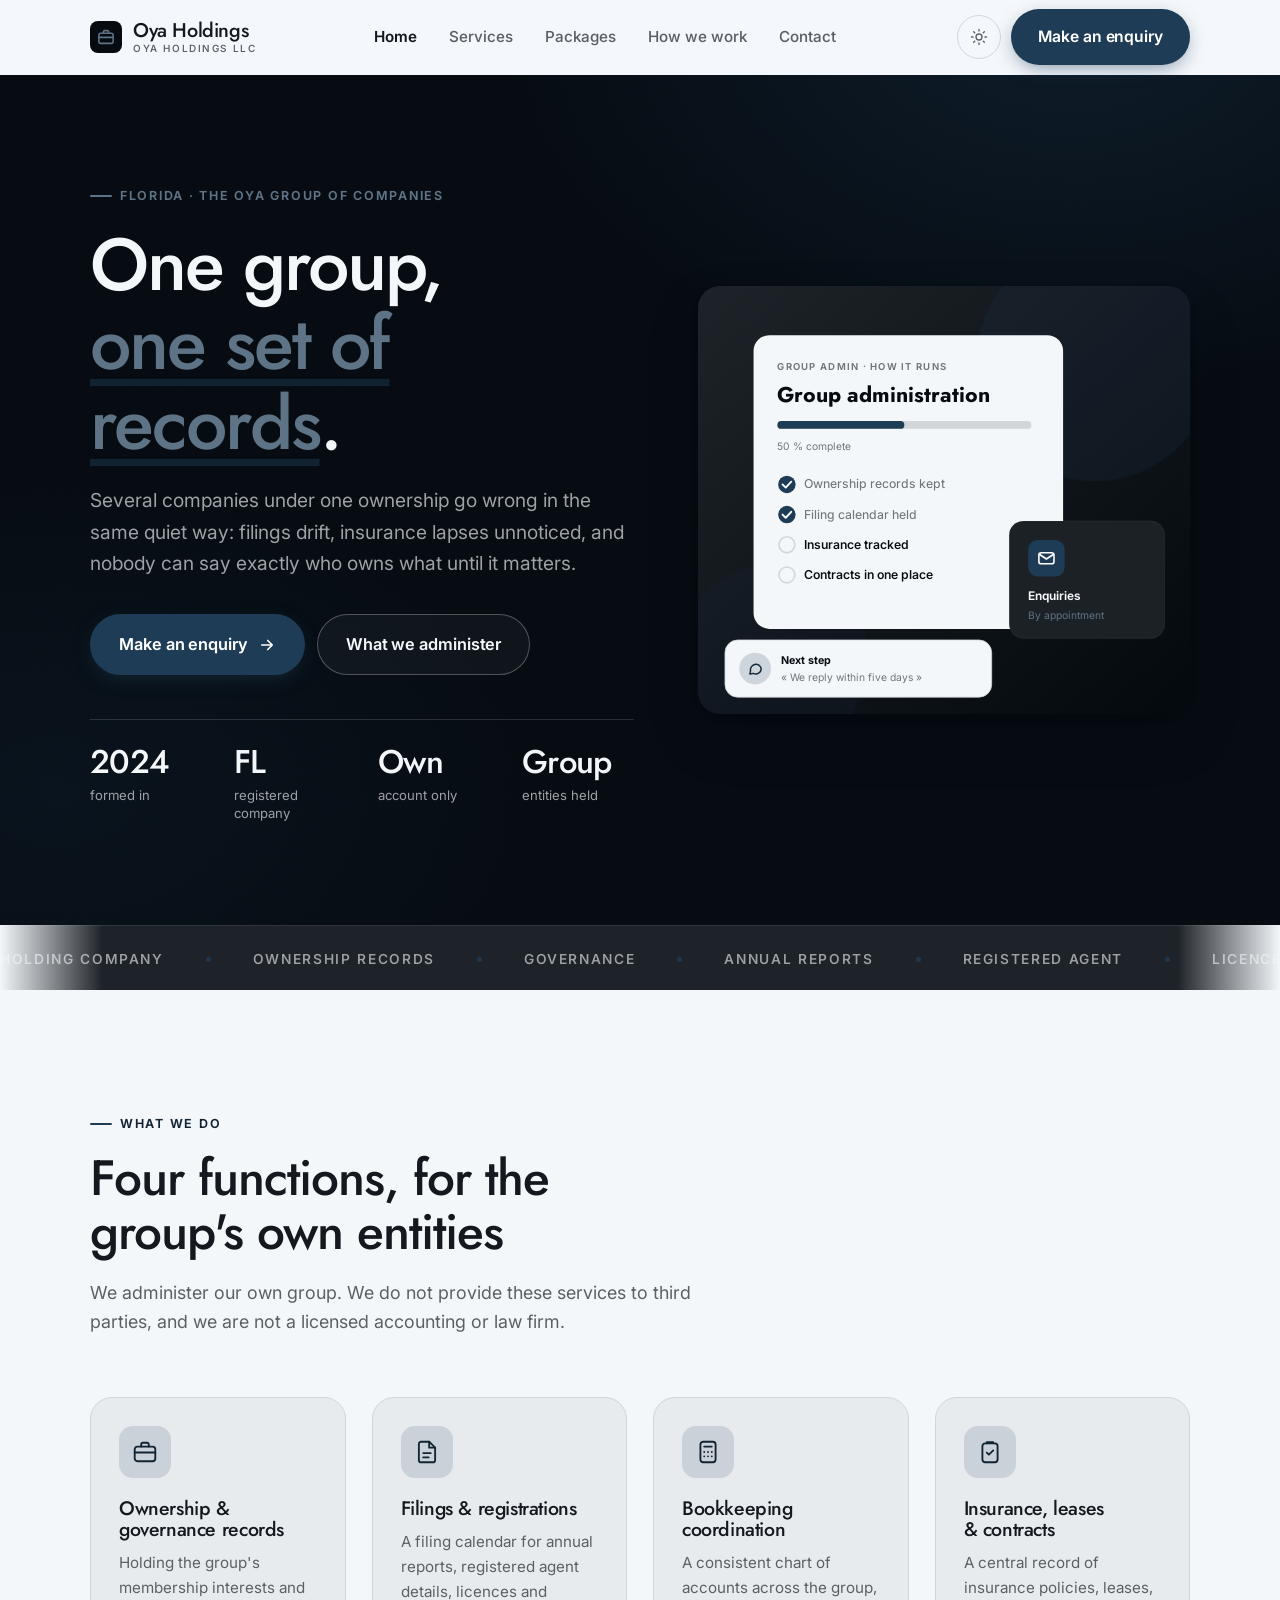
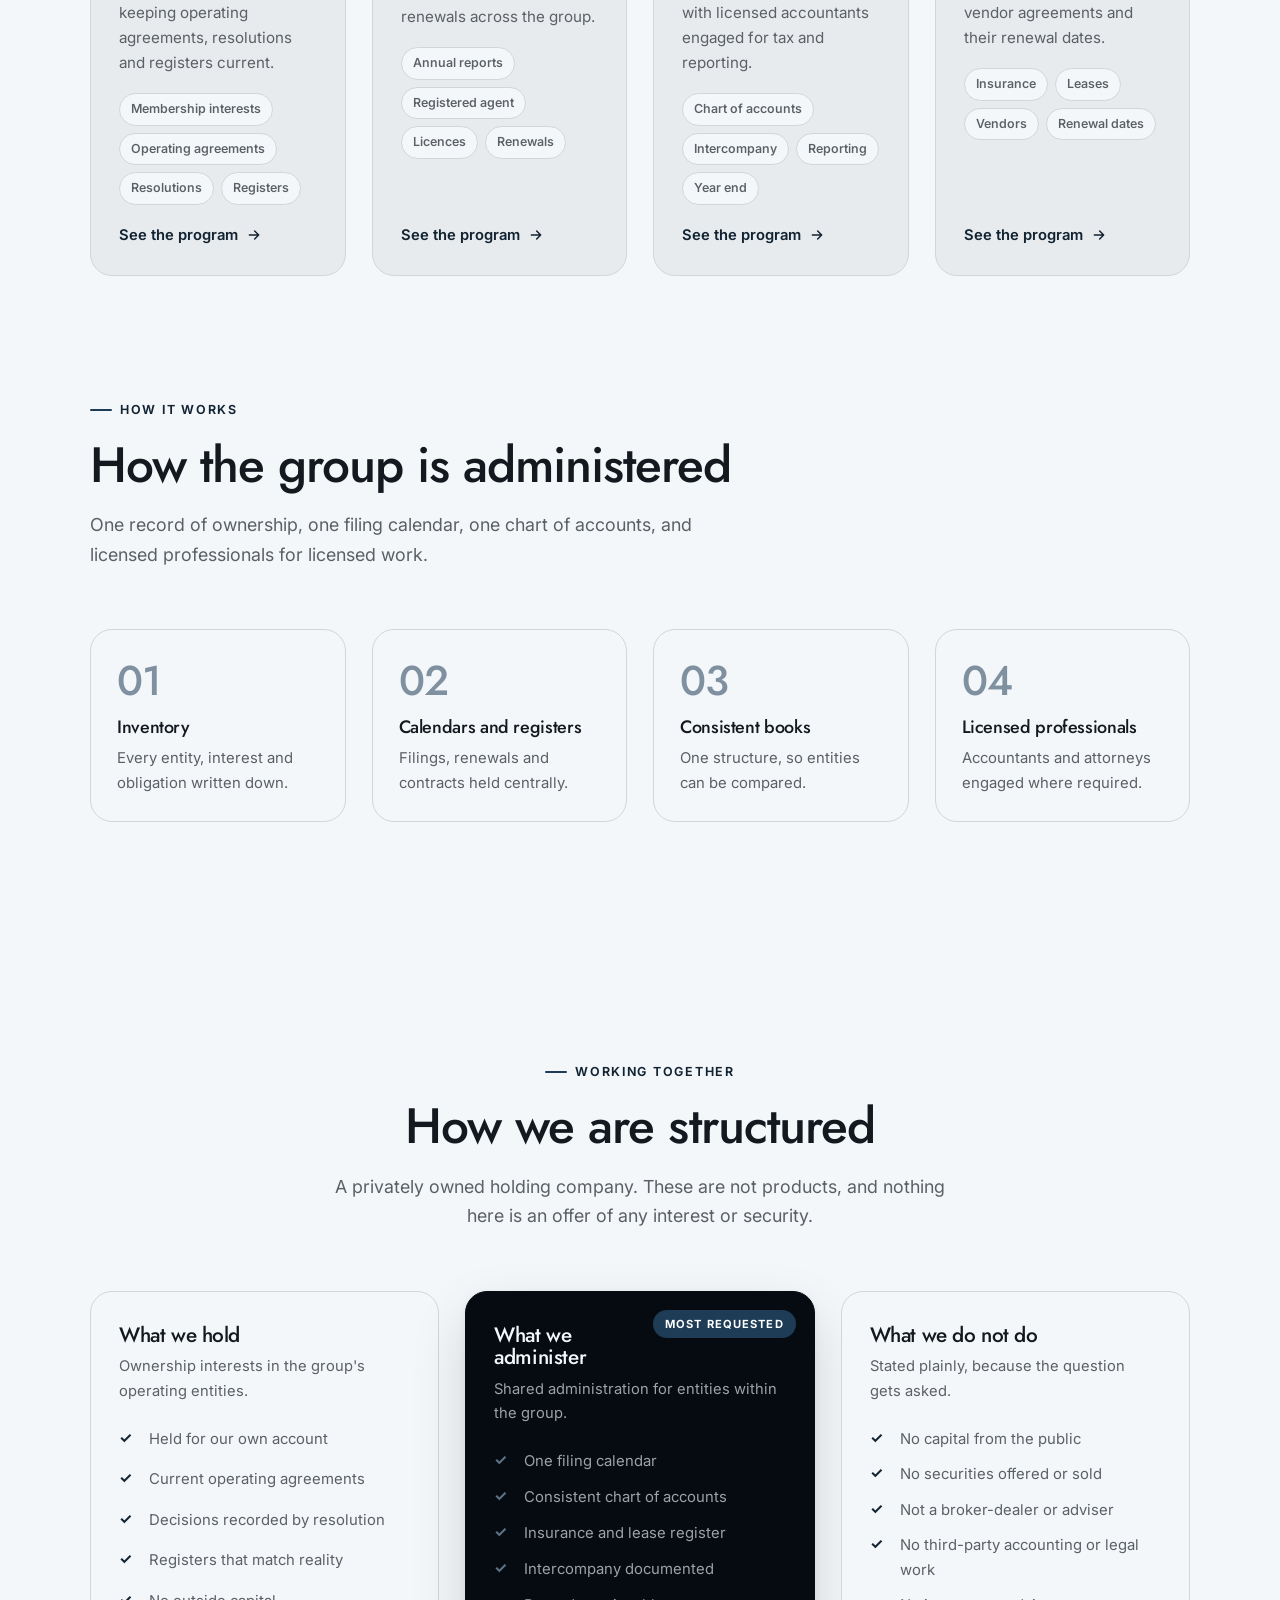
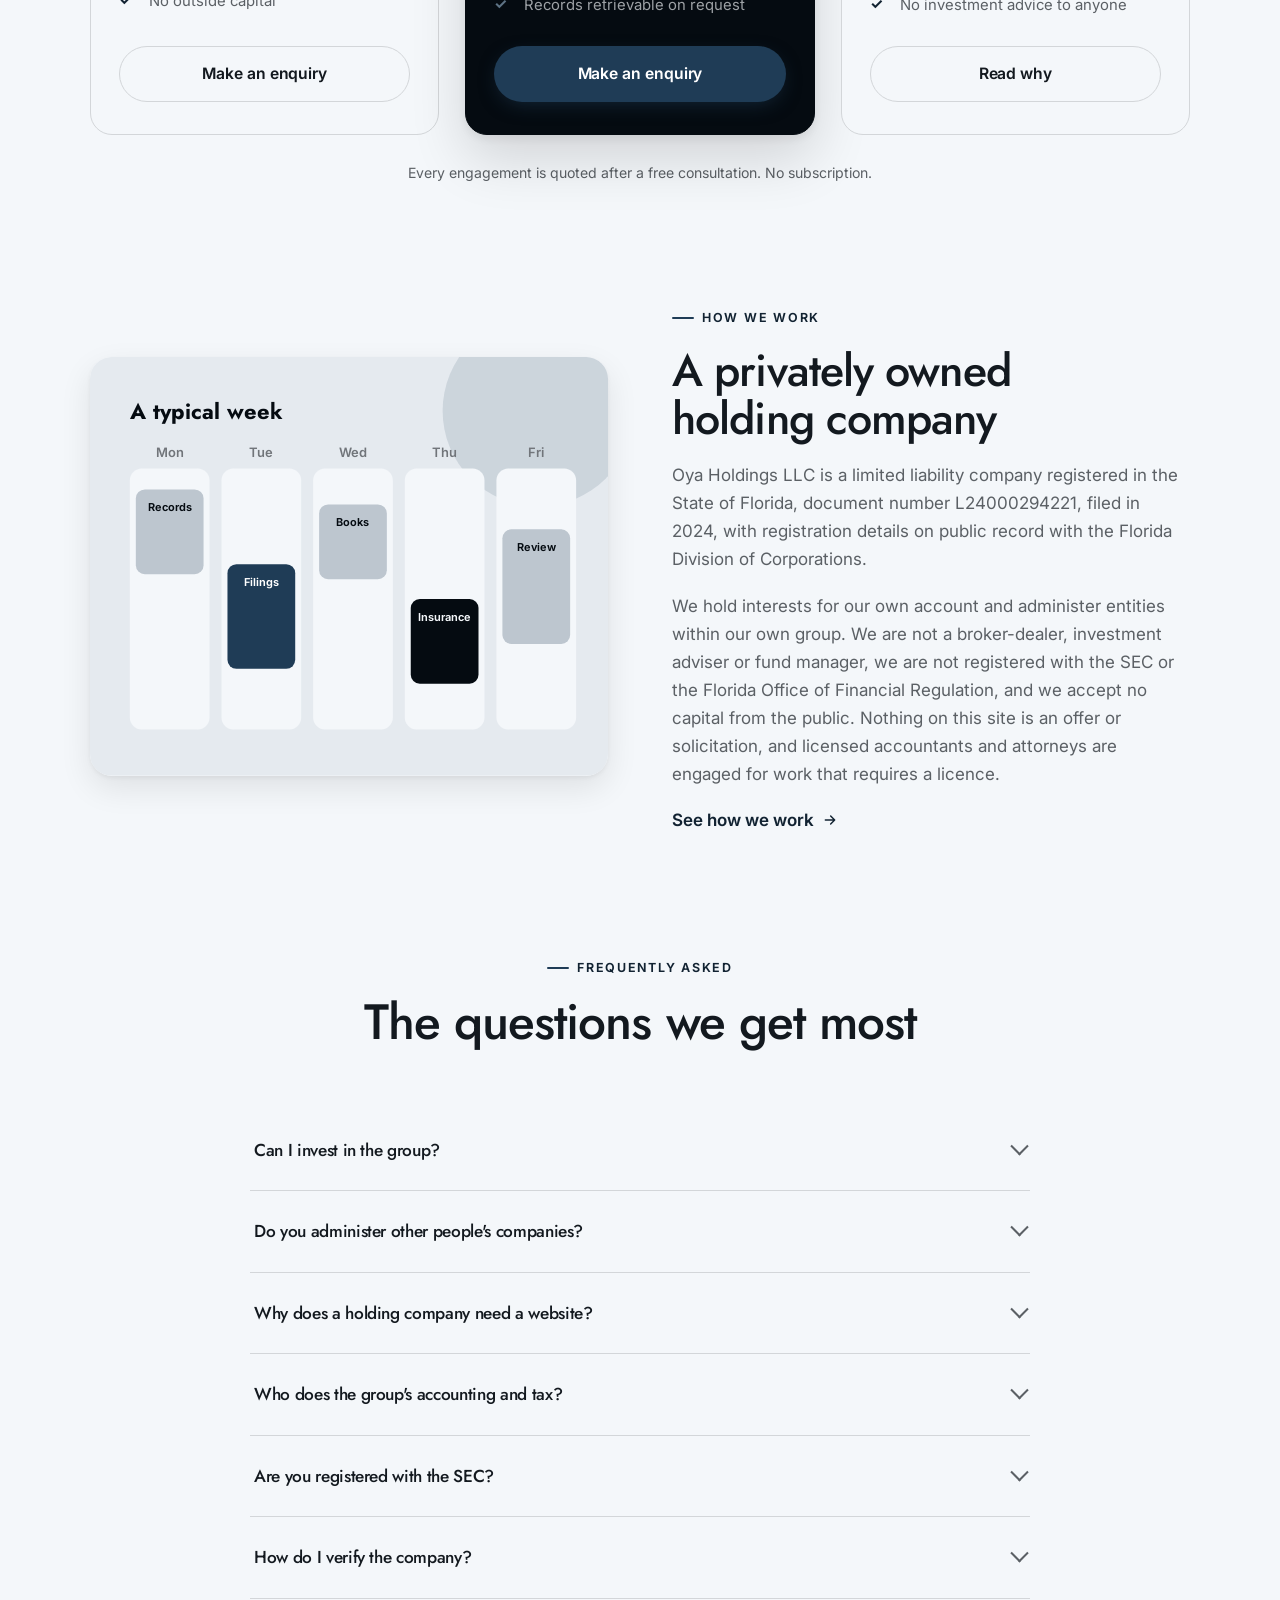
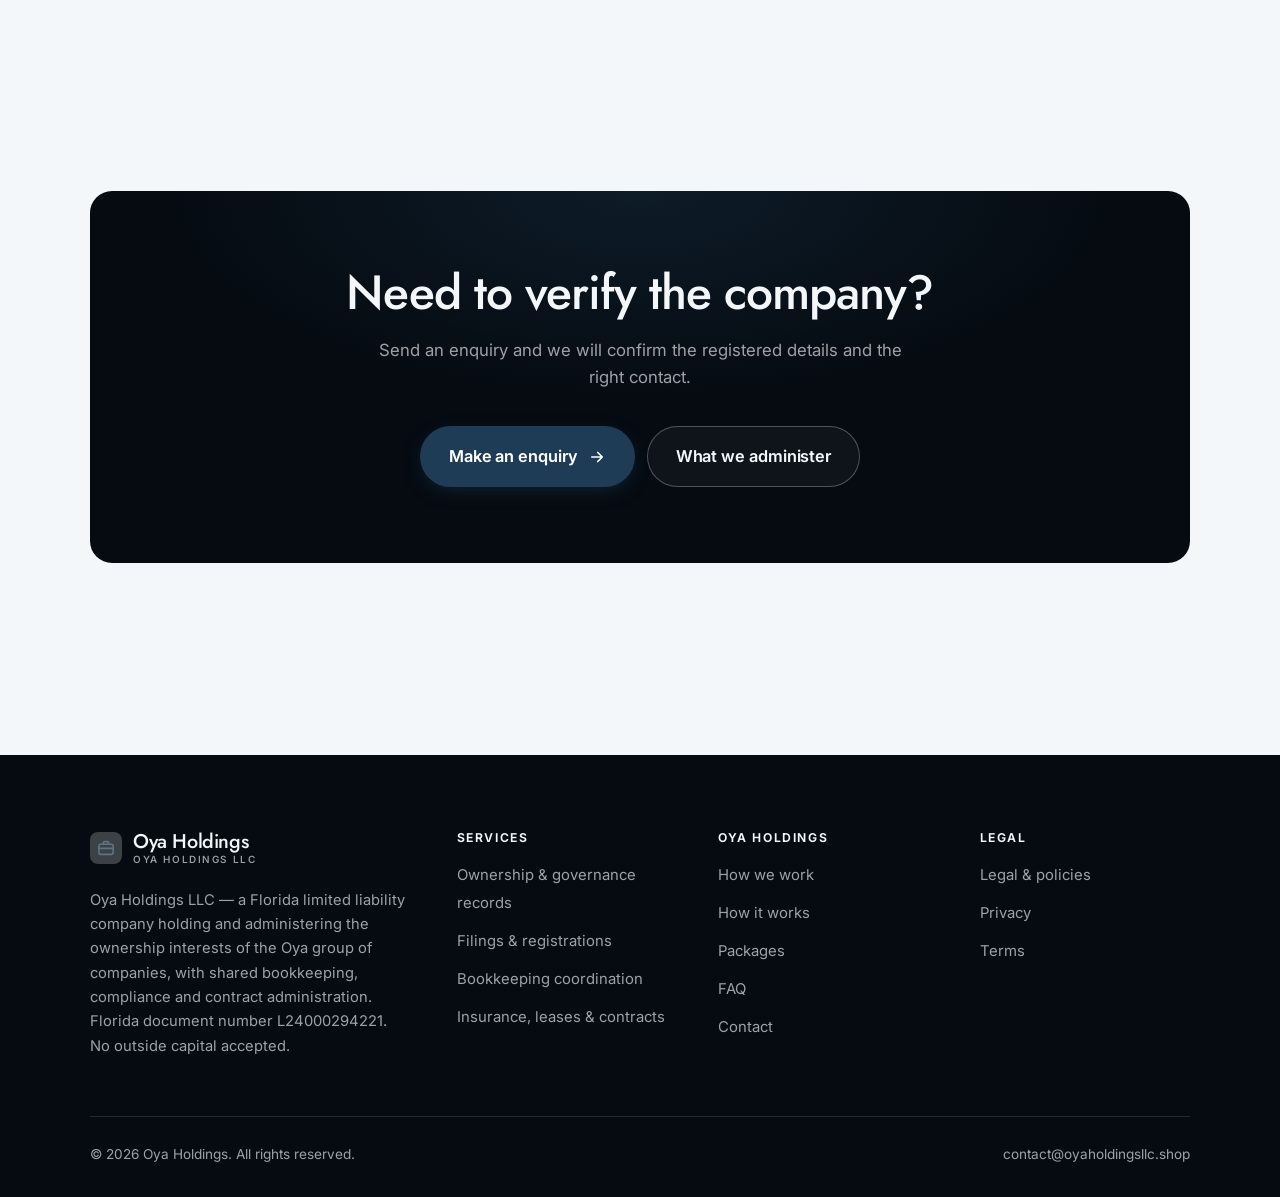
<file: index.html>
<!DOCTYPE html>
<html lang="en" class="no-js">
<head>
<meta charset="utf-8">
<meta name="viewport" content="width=device-width, initial-scale=1">
<title>Oya Holdings LLC — group holding and administration</title>
<meta name="description" content="Oya Holdings LLC, a Florida holding company that owns and administers the Oya group's operating entities, providing shared bookkeeping, compliance filing and contract administration.">
<link rel="canonical" href="https://oyaholdingsllc.shop/">

<meta property="og:type" content="website">
<meta property="og:url" content="https://oyaholdingsllc.shop/">
<meta property="og:site_name" content="Oya Holdings">
<meta property="og:locale" content="en_US">
<meta property="og:title" content="Oya Holdings LLC — group holding and administration">
<meta property="og:description" content="Oya Holdings LLC, a Florida holding company that owns and administers the Oya group's operating entities, providing shared bookkeeping, compliance filing and contract administration.">
<meta name="theme-color" content="#050b11">

<link rel="icon" href="assets/img/favicon.svg" type="image/svg+xml">
<link rel="preconnect" href="https://fonts.googleapis.com">
<link rel="preconnect" href="https://fonts.gstatic.com" crossorigin>
<link rel="stylesheet" href="https://fonts.googleapis.com/css2?family=Jost:wght@400..700&family=Inter:wght@400..700&display=swap">
<link rel="stylesheet" href="assets/css/style.css">

<!-- Thème appliqué avant le premier rendu (évite le flash) -->
<script>
document.documentElement.classList.remove('no-js');
(function(){try{var t=localStorage.getItem('site-theme');if(t){document.documentElement.setAttribute('data-theme',t);}}catch(e){}})();
</script>
<script type="application/ld+json">
{
  "@context": "https://schema.org",
  "@type": "Organization",
  "name": "Oya Holdings",
  "url": "https://oyaholdingsllc.shop/",
  "email": "contact@oyaholdingsllc.shop",
  "description": "Oya Holdings LLC, a Florida holding company that owns and administers the Oya group's operating entities, providing shared bookkeeping, compliance filing and contract administration.",
  "areaServed": "US",
  "knowsLanguage": "en"
}
</script>
</head>

<body>
<a class="skip-link" href="#main">Skip to main content</a>

<header class="site-header">
  <nav class="wrap nav" aria-label="Main navigation">
    <a class="brand" href="index.html">
      <svg class="brand__mark" viewBox="0 0 64 64" aria-hidden="true">
        <rect class="bm-bg" width="64" height="64" rx="16"/>
        <g class="bm-ic" transform="translate(14 14) scale(1.5)" fill="none" stroke-width="2.1" stroke-linecap="round" stroke-linejoin="round"><rect x="2.5" y="7" width="19" height="13.5" rx="2.5"/><path d="M8.5 7V5a1.5 1.5 0 0 1 1.5-1.5h4A1.5 1.5 0 0 1 15.5 5v2M2.5 12.5h19"/></g>
      </svg>
      <span>Oya Holdings<span class="brand__sub">Oya Holdings LLC</span></span>
    </a>

    <ul class="nav__links" id="nav-links">
      <li><a href="index.html" aria-current="page">Home</a></li>
      <li><a href="programs.html">Services</a></li>
      <li><a href="index.html#pricing">Packages</a></li>
      <li><a href="about.html">How we work</a></li>
      <li><a href="contact.html">Contact</a></li>
      <li><a class="btn btn--primary" href="contact.html">Make an enquiry</a></li>
    </ul>

    <div class="nav__cta">
      <button class="theme-toggle" type="button" aria-label="Switch to dark theme">
        <svg class="icon-sun" viewBox="0 0 24 24" fill="none" stroke="currentColor" stroke-width="1.8" stroke-linecap="round" aria-hidden="true"><circle cx="12" cy="12" r="4"/><path d="M12 2v2m0 16v2M2 12h2m16 0h2M4.9 4.9l1.4 1.4m11.4 11.4 1.4 1.4M19.1 4.9l-1.4 1.4M6.3 17.7l-1.4 1.4"/></svg>
        <svg class="icon-moon" viewBox="0 0 24 24" fill="none" stroke="currentColor" stroke-width="1.8" stroke-linecap="round" stroke-linejoin="round" aria-hidden="true"><path d="M21 12.8A9 9 0 1 1 11.2 3a7 7 0 0 0 9.8 9.8z"/></svg>
      </button>
      <a class="btn btn--primary" href="contact.html">Make an enquiry</a>
      <button class="nav__toggle" type="button" aria-expanded="false" aria-controls="nav-links" aria-label="Open menu">
        <svg class="icon-open" viewBox="0 0 24 24" fill="none" stroke="currentColor" stroke-width="2" stroke-linecap="round" aria-hidden="true"><path d="M3 6h18M3 12h18M3 18h18"/></svg>
        <svg class="icon-close" viewBox="0 0 24 24" fill="none" stroke="currentColor" stroke-width="2" stroke-linecap="round" aria-hidden="true"><path d="M6 6l12 12M18 6L6 18"/></svg>
      </button>
    </div>
  </nav>
</header>

<main id="main">

<section class="hero">
  <div class="wrap hero__inner">
    <div>
      <span class="eyebrow hero__eyebrow">Florida · The Oya group of companies</span>
      <h1>One group,<br> <em>one set of records</em>.</h1>
      <p class="hero__lede">Several companies under one ownership go wrong in the same quiet way: filings drift, insurance lapses unnoticed, and nobody can say exactly who owns what until it matters.</p>

      <div class="hero__actions">
        <a class="btn btn--primary btn--lg" href="contact.html">Make an enquiry <svg viewBox="0 0 24 24" fill="none" stroke="currentColor" stroke-width="2.2" stroke-linecap="round" stroke-linejoin="round" aria-hidden="true"><path d="M5 12h14M13 6l6 6-6 6"/></svg></a>
        <a class="btn btn--on-dark btn--lg" href="programs.html">What we administer</a>
      </div>

      <ul class="hero__proof">
        <li><span class="stat__num">2024</span><span class="stat__label">formed in</span></li>
        <li><span class="stat__num">FL</span><span class="stat__label">registered company</span></li>
        <li><span class="stat__num">Own</span><span class="stat__label">account only</span></li>
        <li><span class="stat__num">Group</span><span class="stat__label">entities held</span></li>
      </ul>
    </div>

    <div class="hero__art">
      <svg viewBox="0 0 620 540" role="img" aria-label="How Oya Holdings administers the group, from ownership records to contracts.">
        <defs>
          <linearGradient id="hbg" x1="0" y1="0" x2="1" y2="1">
            <stop offset="0" stop-color="#1e2329"/><stop offset="1" stop-color="#04090e"/>
          </linearGradient>
        </defs>
        <rect width="620" height="540" rx="22" fill="url(#hbg)"/>
        <circle cx="500" cy="96" r="150" fill="#1f3c56" opacity=".16"/>
        <circle cx="96" cy="470" r="120" fill="#1f3c56" opacity=".08"/>

        <g style="font-family: var(--font-body)">
          <!-- Carte programme -->
          <rect x="70" y="62" width="390" height="370" rx="20" fill="#f4f7fa"/>
          <text x="100" y="106" font-size="12" font-weight="650" letter-spacing="1.6" fill="#71757a">GROUP ADMIN · HOW IT RUNS</text>
          <text x="100" y="146" font-size="27" font-weight="700" fill="#050b11" style="font-family: var(--font-display)">Group administration</text>
          <rect x="100" y="170" width="320" height="10" rx="5" fill="#d3d6d9"/>
          <rect x="100" y="170" width="160" height="10" rx="5" fill="#1f3c56"/>
          <text x="100" y="206" font-size="13" fill="#71757a">50 % complete</text>
          <circle cx="112" cy="250" r="11" fill="#1f3c56"/><path d="M106.5 250l4 4 7-7.5" fill="none" stroke="#ffffff" stroke-width="2.4" stroke-linecap="round" stroke-linejoin="round"/><text x="134" y="255" font-size="15.5" fill="#71757a" font-weight="450">Ownership records kept</text>
          <circle cx="112" cy="288" r="11" fill="#1f3c56"/><path d="M106.5 288l4 4 7-7.5" fill="none" stroke="#ffffff" stroke-width="2.4" stroke-linecap="round" stroke-linejoin="round"/><text x="134" y="293" font-size="15.5" fill="#71757a" font-weight="450">Filing calendar held</text>
          <circle cx="112" cy="326" r="10" fill="none" stroke="#d3d6d9" stroke-width="2"/><text x="134" y="331" font-size="15.5" fill="#050b11" font-weight="560">Insurance tracked</text>
          <circle cx="112" cy="364" r="10" fill="none" stroke="#d3d6d9" stroke-width="2"/><text x="134" y="369" font-size="15.5" fill="#050b11" font-weight="560">Contracts in one place</text>

          <!-- Carte séance -->
          <rect x="392" y="296" width="196" height="148" rx="18" fill="#1c2126" stroke="#ffffff" stroke-opacity=".08"/>
          <rect x="416" y="320" width="46" height="46" rx="12" fill="#1f3c56"/>
          <g transform="translate(427 331)" fill="none" stroke="#ffffff" color="#ffffff" stroke-width="2" stroke-linecap="round" stroke-linejoin="round"><rect x="2.5" y="5" width="19" height="14" rx="3"/><path d="M3 7l9 6 9-6"/></g>
          <text x="416" y="396" font-size="15" font-weight="650" fill="#f4f7fa">Enquiries</text>
          <text x="416" y="420" font-size="13" fill="#5e7385">By appointment</text>

          <!-- Retour du coach -->
          <rect x="34" y="446" width="336" height="72" rx="16" fill="#f4f7fa" stroke="#d3d6d9"/>
          <circle cx="72" cy="482" r="20" fill="#ced5dc"/>
          <g transform="translate(62 472) scale(.84)" fill="none" stroke="#142738" stroke-width="2.2" stroke-linecap="round" stroke-linejoin="round"><path d="M21 12a8 8 0 0 1-11.6 7.1L4 20l1-4.6A8 8 0 1 1 21 12z"/></g>
          <text x="104" y="476" font-size="13.5" font-weight="700" fill="#050b11">Next step</text>
          <text x="104" y="498" font-size="13" fill="#71757a">« We reply within five days »</text>
        </g>
      </svg>
    </div>
  </div>
</section>

<div class="marquee" aria-hidden="true">
  <div class="marquee__track"><span>Holding company</span><span>Ownership records</span><span>Governance</span><span>Annual reports</span><span>Registered agent</span><span>Licences</span><span>Insurance renewals</span><span>Leases</span><span>Vendor contracts</span><span>Intercompany</span><span>Holding company</span><span>Ownership records</span><span>Governance</span><span>Annual reports</span><span>Registered agent</span><span>Licences</span><span>Insurance renewals</span><span>Leases</span><span>Vendor contracts</span><span>Intercompany</span></div>
</div>

<section class="section wrap" id="programs">
  <div class="section-head reveal">
    <span class="eyebrow">What we do</span>
    <h2>Four functions, for the group's own entities</h2>
    <p>We administer our own group. We do not provide these services to third parties, and we are not a licensed accounting or law firm.</p>
  </div>
  <div class="grid grid--4 reveal-group">
    <a class="card" href="programs.html#ownership">
      <div class="card__icon"><svg viewBox="0 0 24 24" fill="none" stroke="currentColor" stroke-width="1.7" stroke-linecap="round" stroke-linejoin="round" aria-hidden="true"><rect x="2.5" y="7" width="19" height="13.5" rx="2.5"/><path d="M8.5 7V5a1.5 1.5 0 0 1 1.5-1.5h4A1.5 1.5 0 0 1 15.5 5v2M2.5 12.5h19"/></svg></div>
      <h3>Ownership &amp; governance records</h3>
      <p>Holding the group's membership interests and keeping operating agreements, resolutions and registers current.</p>
      <ul class="tags"><li>Membership interests</li><li>Operating agreements</li><li>Resolutions</li><li>Registers</li></ul>
      <span class="arrow-link">See the program <svg viewBox="0 0 24 24" fill="none" stroke="currentColor" stroke-width="2.2" stroke-linecap="round" stroke-linejoin="round" aria-hidden="true"><path d="M5 12h14M13 6l6 6-6 6"/></svg></span>
    </a>
    <a class="card" href="programs.html#compliance">
      <div class="card__icon"><svg viewBox="0 0 24 24" fill="none" stroke="currentColor" stroke-width="1.7" stroke-linecap="round" stroke-linejoin="round" aria-hidden="true"><path d="M14 2.5H6.5A2 2 0 0 0 4.5 4.5v15a2 2 0 0 0 2 2h11a2 2 0 0 0 2-2V8z"/><path d="M14 2.5V8h5.5M8.5 13h7M8.5 17h5"/></svg></div>
      <h3>Filings &amp; registrations</h3>
      <p>A filing calendar for annual reports, registered agent details, licences and renewals across the group.</p>
      <ul class="tags"><li>Annual reports</li><li>Registered agent</li><li>Licences</li><li>Renewals</li></ul>
      <span class="arrow-link">See the program <svg viewBox="0 0 24 24" fill="none" stroke="currentColor" stroke-width="2.2" stroke-linecap="round" stroke-linejoin="round" aria-hidden="true"><path d="M5 12h14M13 6l6 6-6 6"/></svg></span>
    </a>
    <a class="card" href="programs.html#books">
      <div class="card__icon"><svg viewBox="0 0 24 24" fill="none" stroke="currentColor" stroke-width="1.7" stroke-linecap="round" stroke-linejoin="round" aria-hidden="true"><rect x="5" y="2.5" width="14" height="19" rx="2.5"/><path d="M8.5 7h7M8.5 12h.01M12 12h.01M15.5 12h.01M8.5 16h.01M12 16h.01M15.5 16h.01"/></svg></div>
      <h3>Bookkeeping coordination</h3>
      <p>A consistent chart of accounts across the group, with licensed accountants engaged for tax and reporting.</p>
      <ul class="tags"><li>Chart of accounts</li><li>Intercompany</li><li>Reporting</li><li>Year end</li></ul>
      <span class="arrow-link">See the program <svg viewBox="0 0 24 24" fill="none" stroke="currentColor" stroke-width="2.2" stroke-linecap="round" stroke-linejoin="round" aria-hidden="true"><path d="M5 12h14M13 6l6 6-6 6"/></svg></span>
    </a>
    <a class="card" href="programs.html#contracts">
      <div class="card__icon"><svg viewBox="0 0 24 24" fill="none" stroke="currentColor" stroke-width="1.7" stroke-linecap="round" stroke-linejoin="round" aria-hidden="true"><rect x="5" y="4" width="14" height="17.5" rx="2.5"/><path d="M9 4V3h6v1M9 12.5l2 2 4-4"/></svg></div>
      <h3>Insurance, leases &amp; contracts</h3>
      <p>A central record of insurance policies, leases, vendor agreements and their renewal dates.</p>
      <ul class="tags"><li>Insurance</li><li>Leases</li><li>Vendors</li><li>Renewal dates</li></ul>
      <span class="arrow-link">See the program <svg viewBox="0 0 24 24" fill="none" stroke="currentColor" stroke-width="2.2" stroke-linecap="round" stroke-linejoin="round" aria-hidden="true"><path d="M5 12h14M13 6l6 6-6 6"/></svg></span>
    </a>
  </div>
</section>

<section class="section section--flush wrap" id="how-it-works">
  <div class="section-head reveal">
    <span class="eyebrow">How it works</span>
    <h2>How the group is administered</h2>
    <p>One record of ownership, one filing calendar, one chart of accounts, and licensed professionals for licensed work.</p>
  </div>
  <div class="grid grid--4 steps reveal-group">
    <article class="step">
      <h3>Inventory</h3>
      <p>Every entity, interest and obligation written down.</p>
    </article>
    <article class="step">
      <h3>Calendars and registers</h3>
      <p>Filings, renewals and contracts held centrally.</p>
    </article>
    <article class="step">
      <h3>Consistent books</h3>
      <p>One structure, so entities can be compared.</p>
    </article>
    <article class="step">
      <h3>Licensed professionals</h3>
      <p>Accountants and attorneys engaged where required.</p>
    </article>
  </div>
</section>

<section class="section wrap" id="pricing">
  <div class="section-head section-head--center reveal">
    <span class="eyebrow">Working together</span>
    <h2>How we are structured</h2>
    <p>A privately owned holding company. These are not products, and nothing here is an offer of any interest or security.</p>
  </div>
  <div class="grid grid--3 plans reveal-group">
    <article class="plan">
      
      <h3>What we hold</h3>
      <p class="plan__desc">Ownership interests in the group's operating entities.</p>
      
      <ul class="plan__features">
        <li>Held for our own account</li>
        <li>Current operating agreements</li>
        <li>Decisions recorded by resolution</li>
        <li>Registers that match reality</li>
        <li>No outside capital</li>
      </ul>
      <a class="btn btn--ghost btn--block" href="contact.html">Make an enquiry</a>
    </article>
    <article class="plan plan--featured">
      <span class="plan__tag">Most requested</span>
      <h3>What we administer</h3>
      <p class="plan__desc">Shared administration for entities within the group.</p>
      
      <ul class="plan__features">
        <li>One filing calendar</li>
        <li>Consistent chart of accounts</li>
        <li>Insurance and lease register</li>
        <li>Intercompany documented</li>
        <li>Records retrievable on request</li>
      </ul>
      <a class="btn btn--primary btn--block" href="contact.html">Make an enquiry</a>
    </article>
    <article class="plan">
      
      <h3>What we do not do</h3>
      <p class="plan__desc">Stated plainly, because the question gets asked.</p>
      
      <ul class="plan__features">
        <li>No capital from the public</li>
        <li>No securities offered or sold</li>
        <li>Not a broker-dealer or adviser</li>
        <li>No third-party accounting or legal work</li>
        <li>No investment advice to anyone</li>
      </ul>
      <a class="btn btn--ghost btn--block" href="contact.html">Read why</a>
    </article>
  </div>
  <p class="plans-note">Every engagement is quoted after a free consultation. No subscription.</p>
</section>

<section class="section section--flush wrap">
  <div class="split reveal">
    <div class="split__art">
      <svg viewBox="0 0 520 420" role="img" aria-label="Example of a typical week: Records, Filings, Books, Insurance, Review.">
        <rect width="520" height="420" rx="20" fill="#e5eaef"/>
        <circle cx="450" cy="54" r="96" fill="#1f3c56" opacity=".12"/>
        <g style="font-family: var(--font-body)">
        <text x="40" y="62" font-size="22" font-weight="700" fill="#050b11" style="font-family: var(--font-display)">A typical week</text>
        <text x="80" y="100" text-anchor="middle" font-size="13" font-weight="600" fill="#71757a">Mon</text>
        <rect x="40" y="112" width="80" height="262" rx="12" fill="#f4f7fa"/>
        <rect x="46" y="133" width="68" height="85" rx="9" fill="#bdc6cf"/>
        <text x="80" y="155" text-anchor="middle" font-size="11" font-weight="650" fill="#050b11">Records</text>
        <text x="172" y="100" text-anchor="middle" font-size="13" font-weight="600" fill="#71757a">Tue</text>
        <rect x="132" y="112" width="80" height="262" rx="12" fill="#f4f7fa"/>
        <rect x="138" y="208" width="68" height="105" rx="9" fill="#1f3c56"/>
        <text x="172" y="230" text-anchor="middle" font-size="11" font-weight="650" fill="#ffffff">Filings</text>
        <text x="264" y="100" text-anchor="middle" font-size="13" font-weight="600" fill="#71757a">Wed</text>
        <rect x="224" y="112" width="80" height="262" rx="12" fill="#f4f7fa"/>
        <rect x="230" y="148" width="68" height="75" rx="9" fill="#bdc6cf"/>
        <text x="264" y="170" text-anchor="middle" font-size="11" font-weight="650" fill="#050b11">Books</text>
        <text x="356" y="100" text-anchor="middle" font-size="13" font-weight="600" fill="#71757a">Thu</text>
        <rect x="316" y="112" width="80" height="262" rx="12" fill="#f4f7fa"/>
        <rect x="322" y="243" width="68" height="85" rx="9" fill="#050b11"/>
        <text x="356" y="265" text-anchor="middle" font-size="11" font-weight="650" fill="#f4f7fa">Insurance</text>
        <text x="448" y="100" text-anchor="middle" font-size="13" font-weight="600" fill="#71757a">Fri</text>
        <rect x="408" y="112" width="80" height="262" rx="12" fill="#f4f7fa"/>
        <rect x="414" y="173" width="68" height="115" rx="9" fill="#bdc6cf"/>
        <text x="448" y="195" text-anchor="middle" font-size="11" font-weight="650" fill="#050b11">Review</text>
        </g>
      </svg>
    </div>
    <div>
      <span class="eyebrow">How we work</span>
      <h2>A privately owned holding company</h2>
      <p>Oya Holdings LLC is a limited liability company registered in the State of Florida, document number L24000294221, filed in 2024, with registration details on public record with the Florida Division of Corporations.</p>
      <p>We hold interests for our own account and administer entities within our own group. We are not a broker-dealer, investment adviser or fund manager, we are not registered with the SEC or the Florida Office of Financial Regulation, and we accept no capital from the public. Nothing on this site is an offer or solicitation, and licensed accountants and attorneys are engaged for work that requires a licence.</p>
      <p><a class="arrow-link" href="about.html">See how we work <svg viewBox="0 0 24 24" fill="none" stroke="currentColor" stroke-width="2.2" stroke-linecap="round" stroke-linejoin="round" aria-hidden="true"><path d="M5 12h14M13 6l6 6-6 6"/></svg></a></p>
    </div>
  </div>
</section>

<section class="section section--flush wrap" id="faq">
  <div class="section-head section-head--center reveal">
    <span class="eyebrow">Frequently asked</span>
    <h2>The questions we get most</h2>
  </div>
  <div class="faq reveal">
    <details>
      <summary>Can I invest in the group?</summary>
      <p>No. We hold interests for our own account and accept no outside capital. There is no offering here, and nothing on this site is a solicitation.</p>
    </details>
    <details>
      <summary>Do you administer other people's companies?</summary>
      <p>No. These functions exist for the group's own entities. We are not an accounting firm, a law firm or a registered agent service for third parties.</p>
    </details>
    <details>
      <summary>Why does a holding company need a website?</summary>
      <p>Mostly so banks, insurers, landlords and counterparties can confirm who we are and find the registered details quickly.</p>
    </details>
    <details>
      <summary>Who does the group's accounting and tax?</summary>
      <p>Licensed accountants. We keep records in a consistent structure and hand them over; we do not file tax returns or give tax advice ourselves.</p>
    </details>
    <details>
      <summary>Are you registered with the SEC?</summary>
      <p>No, and we do not need to be. We carry on no securities activity: no funds from others, no advice, no intermediation.</p>
    </details>
    <details>
      <summary>How do I verify the company?</summary>
      <p>Search document number L24000294221 on the Florida Division of Corporations record at sunbiz.org.</p>
    </details>
  </div>
</section>

<section class="wrap section--tight">
  <div class="cta-band reveal">
    <h2>Need to verify the company?</h2>
    <p>Send an enquiry and we will confirm the registered details and the right contact.</p>
    <div class="hero__actions">
      <a class="btn btn--primary btn--lg" href="contact.html">Make an enquiry <svg viewBox="0 0 24 24" fill="none" stroke="currentColor" stroke-width="2.2" stroke-linecap="round" stroke-linejoin="round" aria-hidden="true"><path d="M5 12h14M13 6l6 6-6 6"/></svg></a>
      <a class="btn btn--on-dark btn--lg" href="programs.html">What we administer</a>
    </div>
  </div>
</section>

</main>

<footer class="site-footer">
  <div class="wrap">
    <div class="footer__grid">
      <div class="footer__brand">
        <a class="brand" href="index.html">
          <svg class="brand__mark" viewBox="0 0 64 64" aria-hidden="true">
        <rect class="bm-bg" width="64" height="64" rx="16"/>
        <g class="bm-ic" transform="translate(14 14) scale(1.5)" fill="none" stroke-width="2.1" stroke-linecap="round" stroke-linejoin="round"><rect x="2.5" y="7" width="19" height="13.5" rx="2.5"/><path d="M8.5 7V5a1.5 1.5 0 0 1 1.5-1.5h4A1.5 1.5 0 0 1 15.5 5v2M2.5 12.5h19"/></g>
      </svg>
          <span>Oya Holdings<span class="brand__sub">Oya Holdings LLC</span></span>
        </a>
        <p>Oya Holdings LLC — a Florida limited liability company holding and administering the ownership interests of the Oya group of companies, with shared bookkeeping, compliance and contract administration. Florida document number L24000294221. No outside capital accepted.</p>
      </div>

      <div class="footer__col">
        <h4>Services</h4>
        <ul>
          <li><a href="programs.html#ownership">Ownership &amp; governance records</a></li>
          <li><a href="programs.html#compliance">Filings &amp; registrations</a></li>
          <li><a href="programs.html#books">Bookkeeping coordination</a></li>
          <li><a href="programs.html#contracts">Insurance, leases &amp; contracts</a></li>
        </ul>
      </div>

      <div class="footer__col">
        <h4>Oya Holdings</h4>
        <ul>
          <li><a href="about.html">How we work</a></li>
          <li><a href="index.html#how-it-works">How it works</a></li>
          <li><a href="index.html#pricing">Packages</a></li>
          <li><a href="index.html#faq">FAQ</a></li>
          <li><a href="contact.html">Contact</a></li>
        </ul>
      </div>

      <div class="footer__col">
        <h4>Legal</h4>
        <ul>
          <li><a href="legal.html">Legal &amp; policies</a></li>
          <li><a href="legal.html#privacy">Privacy</a></li>
          <li><a href="legal.html#terms">Terms</a></li>
        </ul>
      </div>
    </div>

    <div class="footer__bottom">
      <p>© <span data-year>2026</span> Oya Holdings. All rights reserved.</p>
      <p><a href="mailto:contact@oyaholdingsllc.shop">contact@oyaholdingsllc.shop</a></p>
    </div>
  </div>
</footer>

<script src="assets/js/main.js" defer></script>
</body>
</html>
</file>
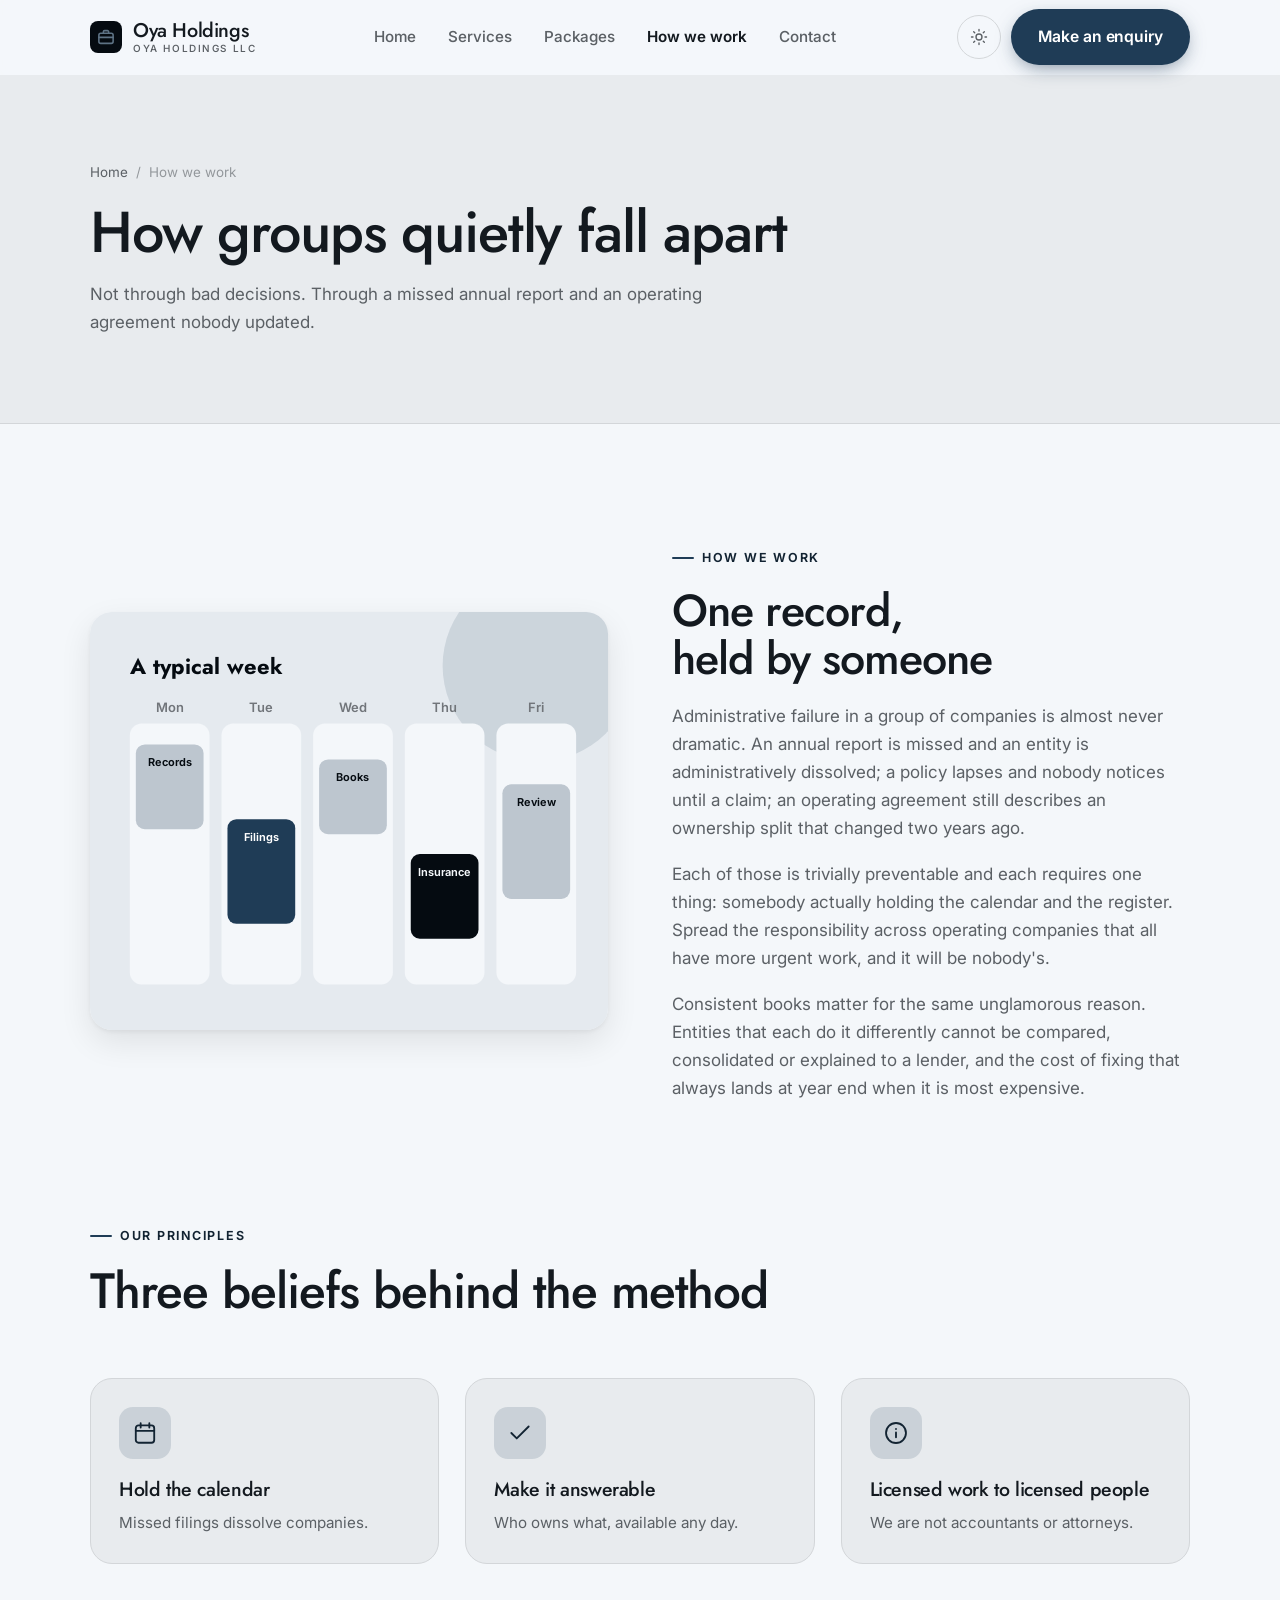
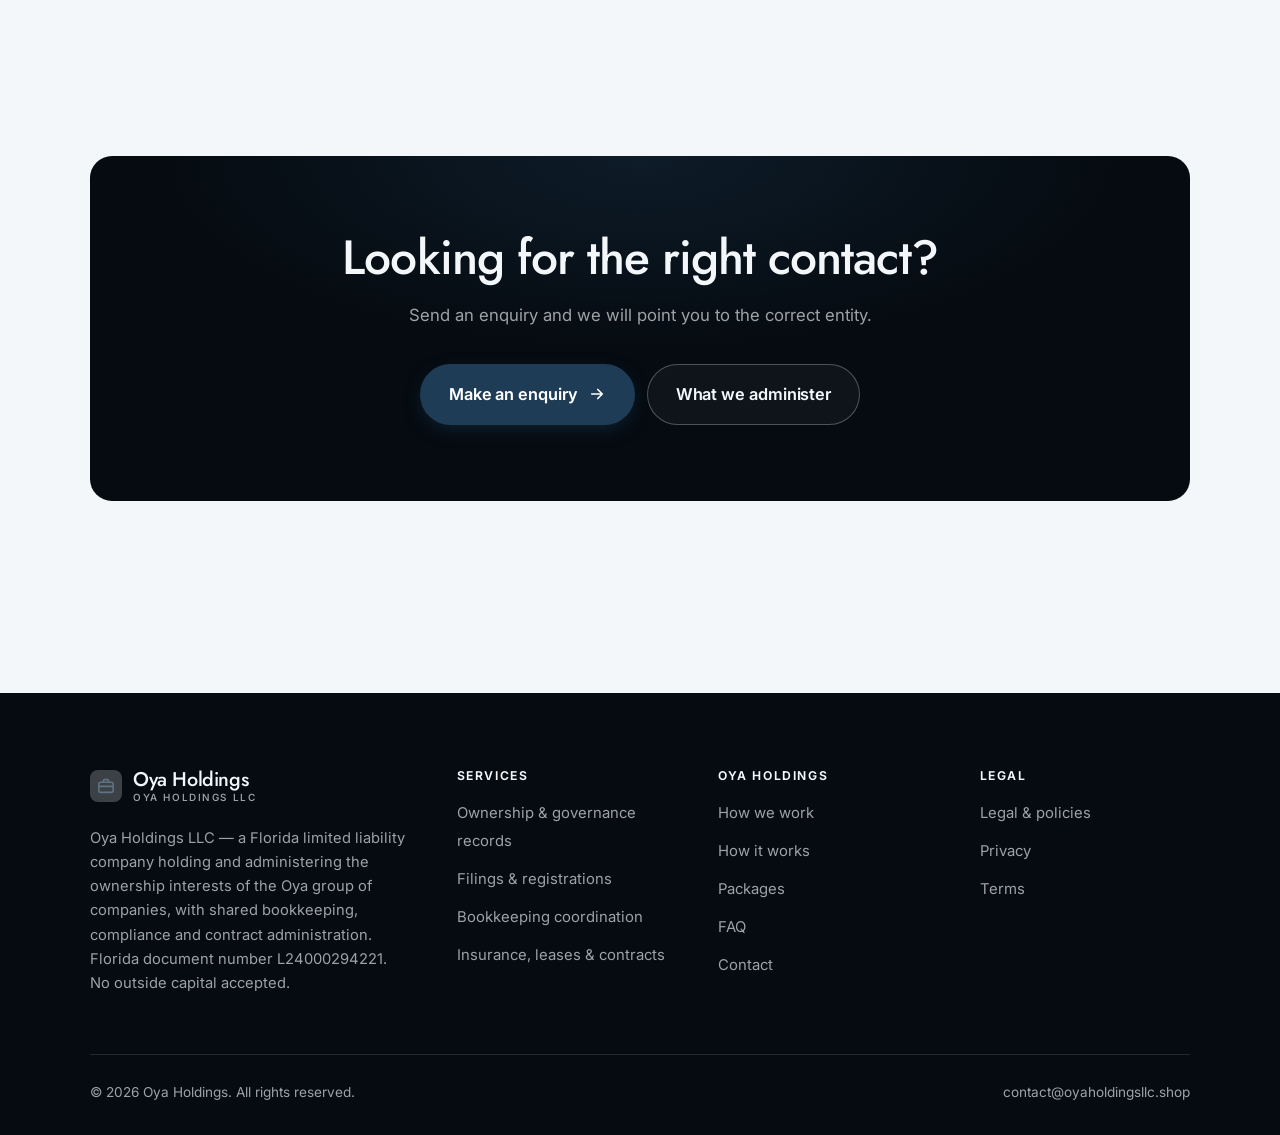
<file: about.html>
<!DOCTYPE html>
<html lang="en" class="no-js">
<head>
<meta charset="utf-8">
<meta name="viewport" content="width=device-width, initial-scale=1">
<title>How we work — Oya Holdings</title>
<meta name="description" content="About Oya Holdings LLC, a Florida holding company, document number L24000294221.">
<link rel="canonical" href="https://oyaholdingsllc.shop/about.html">

<meta property="og:type" content="website">
<meta property="og:url" content="https://oyaholdingsllc.shop/about.html">
<meta property="og:site_name" content="Oya Holdings">
<meta property="og:locale" content="en_US">
<meta property="og:title" content="How we work — Oya Holdings">
<meta property="og:description" content="About Oya Holdings LLC, a Florida holding company, document number L24000294221.">
<meta name="theme-color" content="#050b11">

<link rel="icon" href="assets/img/favicon.svg" type="image/svg+xml">
<link rel="preconnect" href="https://fonts.googleapis.com">
<link rel="preconnect" href="https://fonts.gstatic.com" crossorigin>
<link rel="stylesheet" href="https://fonts.googleapis.com/css2?family=Jost:wght@400..700&family=Inter:wght@400..700&display=swap">
<link rel="stylesheet" href="assets/css/style.css">

<!-- Thème appliqué avant le premier rendu (évite le flash) -->
<script>
document.documentElement.classList.remove('no-js');
(function(){try{var t=localStorage.getItem('site-theme');if(t){document.documentElement.setAttribute('data-theme',t);}}catch(e){}})();
</script>
</head>

<body>
<a class="skip-link" href="#main">Skip to main content</a>

<header class="site-header">
  <nav class="wrap nav" aria-label="Main navigation">
    <a class="brand" href="index.html">
      <svg class="brand__mark" viewBox="0 0 64 64" aria-hidden="true">
        <rect class="bm-bg" width="64" height="64" rx="16"/>
        <g class="bm-ic" transform="translate(14 14) scale(1.5)" fill="none" stroke-width="2.1" stroke-linecap="round" stroke-linejoin="round"><rect x="2.5" y="7" width="19" height="13.5" rx="2.5"/><path d="M8.5 7V5a1.5 1.5 0 0 1 1.5-1.5h4A1.5 1.5 0 0 1 15.5 5v2M2.5 12.5h19"/></g>
      </svg>
      <span>Oya Holdings<span class="brand__sub">Oya Holdings LLC</span></span>
    </a>

    <ul class="nav__links" id="nav-links">
      <li><a href="index.html">Home</a></li>
      <li><a href="programs.html">Services</a></li>
      <li><a href="index.html#pricing">Packages</a></li>
      <li><a href="about.html" aria-current="page">How we work</a></li>
      <li><a href="contact.html">Contact</a></li>
      <li><a class="btn btn--primary" href="contact.html">Make an enquiry</a></li>
    </ul>

    <div class="nav__cta">
      <button class="theme-toggle" type="button" aria-label="Switch to dark theme">
        <svg class="icon-sun" viewBox="0 0 24 24" fill="none" stroke="currentColor" stroke-width="1.8" stroke-linecap="round" aria-hidden="true"><circle cx="12" cy="12" r="4"/><path d="M12 2v2m0 16v2M2 12h2m16 0h2M4.9 4.9l1.4 1.4m11.4 11.4 1.4 1.4M19.1 4.9l-1.4 1.4M6.3 17.7l-1.4 1.4"/></svg>
        <svg class="icon-moon" viewBox="0 0 24 24" fill="none" stroke="currentColor" stroke-width="1.8" stroke-linecap="round" stroke-linejoin="round" aria-hidden="true"><path d="M21 12.8A9 9 0 1 1 11.2 3a7 7 0 0 0 9.8 9.8z"/></svg>
      </button>
      <a class="btn btn--primary" href="contact.html">Make an enquiry</a>
      <button class="nav__toggle" type="button" aria-expanded="false" aria-controls="nav-links" aria-label="Open menu">
        <svg class="icon-open" viewBox="0 0 24 24" fill="none" stroke="currentColor" stroke-width="2" stroke-linecap="round" aria-hidden="true"><path d="M3 6h18M3 12h18M3 18h18"/></svg>
        <svg class="icon-close" viewBox="0 0 24 24" fill="none" stroke="currentColor" stroke-width="2" stroke-linecap="round" aria-hidden="true"><path d="M6 6l12 12M18 6L6 18"/></svg>
      </button>
    </div>
  </nav>
</header>

<main id="main">

<section class="page-head">
  <div class="wrap">
    <nav class="breadcrumb" aria-label="Breadcrumb">
      <a href="index.html">Home</a><span>/</span><span aria-current="page">How we work</span>
    </nav>
    <h1>How groups quietly fall apart</h1>
    <p>Not through bad decisions. Through a missed annual report and an operating agreement nobody updated.</p>
  </div>
</section>

<section class="section wrap">
  <div class="split reveal">
    <div class="split__art">
      <svg viewBox="0 0 520 420" role="img" aria-label="Example of a typical week: Records, Filings, Books, Insurance, Review.">
        <rect width="520" height="420" rx="20" fill="#e5eaef"/>
        <circle cx="450" cy="54" r="96" fill="#1f3c56" opacity=".12"/>
        <g style="font-family: var(--font-body)">
        <text x="40" y="62" font-size="22" font-weight="700" fill="#050b11" style="font-family: var(--font-display)">A typical week</text>
        <text x="80" y="100" text-anchor="middle" font-size="13" font-weight="600" fill="#71757a">Mon</text>
        <rect x="40" y="112" width="80" height="262" rx="12" fill="#f4f7fa"/>
        <rect x="46" y="133" width="68" height="85" rx="9" fill="#bdc6cf"/>
        <text x="80" y="155" text-anchor="middle" font-size="11" font-weight="650" fill="#050b11">Records</text>
        <text x="172" y="100" text-anchor="middle" font-size="13" font-weight="600" fill="#71757a">Tue</text>
        <rect x="132" y="112" width="80" height="262" rx="12" fill="#f4f7fa"/>
        <rect x="138" y="208" width="68" height="105" rx="9" fill="#1f3c56"/>
        <text x="172" y="230" text-anchor="middle" font-size="11" font-weight="650" fill="#ffffff">Filings</text>
        <text x="264" y="100" text-anchor="middle" font-size="13" font-weight="600" fill="#71757a">Wed</text>
        <rect x="224" y="112" width="80" height="262" rx="12" fill="#f4f7fa"/>
        <rect x="230" y="148" width="68" height="75" rx="9" fill="#bdc6cf"/>
        <text x="264" y="170" text-anchor="middle" font-size="11" font-weight="650" fill="#050b11">Books</text>
        <text x="356" y="100" text-anchor="middle" font-size="13" font-weight="600" fill="#71757a">Thu</text>
        <rect x="316" y="112" width="80" height="262" rx="12" fill="#f4f7fa"/>
        <rect x="322" y="243" width="68" height="85" rx="9" fill="#050b11"/>
        <text x="356" y="265" text-anchor="middle" font-size="11" font-weight="650" fill="#f4f7fa">Insurance</text>
        <text x="448" y="100" text-anchor="middle" font-size="13" font-weight="600" fill="#71757a">Fri</text>
        <rect x="408" y="112" width="80" height="262" rx="12" fill="#f4f7fa"/>
        <rect x="414" y="173" width="68" height="115" rx="9" fill="#bdc6cf"/>
        <text x="448" y="195" text-anchor="middle" font-size="11" font-weight="650" fill="#050b11">Review</text>
        </g>
      </svg>
    </div>
    <div>
      <span class="eyebrow">How we work</span>
      <h2>One record, held by someone</h2>
      <p>Administrative failure in a group of companies is almost never dramatic. An annual report is missed and an entity is administratively dissolved; a policy lapses and nobody notices until a claim; an operating agreement still describes an ownership split that changed two years ago.</p>
      <p>Each of those is trivially preventable and each requires one thing: somebody actually holding the calendar and the register. Spread the responsibility across operating companies that all have more urgent work, and it will be nobody's.</p>
      <p>Consistent books matter for the same unglamorous reason. Entities that each do it differently cannot be compared, consolidated or explained to a lender, and the cost of fixing that always lands at year end when it is most expensive.</p>
      <!--
        TO DO: add a short introduction of the coach (name, real background),
        with a photo if possible. Do not invent credentials — see README.md.
      -->
    </div>
  </div>
</section>

<section class="section section--flush wrap">
  <div class="section-head reveal">
    <span class="eyebrow">Our principles</span>
    <h2>Three beliefs behind the method</h2>
  </div>
  <div class="grid grid--3 reveal-group">
    <article class="card">
      <div class="card__icon"><svg viewBox="0 0 24 24" fill="none" stroke="currentColor" stroke-width="1.7" stroke-linecap="round" stroke-linejoin="round" aria-hidden="true"><rect x="3.5" y="5" width="17" height="16" rx="2.5"/><path d="M8 3v4M16 3v4M3.5 10h17"/></svg></div>
      <h3>Hold the calendar</h3>
      <p>Missed filings dissolve companies.</p>
    </article>
    <article class="card">
      <div class="card__icon"><svg viewBox="0 0 24 24" fill="none" stroke="currentColor" stroke-width="1.7" stroke-linecap="round" stroke-linejoin="round" aria-hidden="true"><path d="M20 6 9 17l-5-5"/></svg></div>
      <h3>Make it answerable</h3>
      <p>Who owns what, available any day.</p>
    </article>
    <article class="card">
      <div class="card__icon"><svg viewBox="0 0 24 24" fill="none" stroke="currentColor" stroke-width="1.7" stroke-linecap="round" stroke-linejoin="round" aria-hidden="true"><circle cx="12" cy="12" r="9.2"/><path d="M12 16v-4.5M12 8.2v.1"/></svg></div>
      <h3>Licensed work to licensed people</h3>
      <p>We are not accountants or attorneys.</p>
    </article>
  </div>
</section>

<section class="wrap section--tight">
  <div class="cta-band reveal">
    <h2>Looking for the right contact?</h2>
    <p>Send an enquiry and we will point you to the correct entity.</p>
    <div class="hero__actions">
      <a class="btn btn--primary btn--lg" href="contact.html">Make an enquiry <svg viewBox="0 0 24 24" fill="none" stroke="currentColor" stroke-width="2.2" stroke-linecap="round" stroke-linejoin="round" aria-hidden="true"><path d="M5 12h14M13 6l6 6-6 6"/></svg></a>
      <a class="btn btn--on-dark btn--lg" href="programs.html">What we administer</a>
    </div>
  </div>
</section>

</main>

<footer class="site-footer">
  <div class="wrap">
    <div class="footer__grid">
      <div class="footer__brand">
        <a class="brand" href="index.html">
          <svg class="brand__mark" viewBox="0 0 64 64" aria-hidden="true">
        <rect class="bm-bg" width="64" height="64" rx="16"/>
        <g class="bm-ic" transform="translate(14 14) scale(1.5)" fill="none" stroke-width="2.1" stroke-linecap="round" stroke-linejoin="round"><rect x="2.5" y="7" width="19" height="13.5" rx="2.5"/><path d="M8.5 7V5a1.5 1.5 0 0 1 1.5-1.5h4A1.5 1.5 0 0 1 15.5 5v2M2.5 12.5h19"/></g>
      </svg>
          <span>Oya Holdings<span class="brand__sub">Oya Holdings LLC</span></span>
        </a>
        <p>Oya Holdings LLC — a Florida limited liability company holding and administering the ownership interests of the Oya group of companies, with shared bookkeeping, compliance and contract administration. Florida document number L24000294221. No outside capital accepted.</p>
      </div>

      <div class="footer__col">
        <h4>Services</h4>
        <ul>
          <li><a href="programs.html#ownership">Ownership &amp; governance records</a></li>
          <li><a href="programs.html#compliance">Filings &amp; registrations</a></li>
          <li><a href="programs.html#books">Bookkeeping coordination</a></li>
          <li><a href="programs.html#contracts">Insurance, leases &amp; contracts</a></li>
        </ul>
      </div>

      <div class="footer__col">
        <h4>Oya Holdings</h4>
        <ul>
          <li><a href="about.html">How we work</a></li>
          <li><a href="index.html#how-it-works">How it works</a></li>
          <li><a href="index.html#pricing">Packages</a></li>
          <li><a href="index.html#faq">FAQ</a></li>
          <li><a href="contact.html">Contact</a></li>
        </ul>
      </div>

      <div class="footer__col">
        <h4>Legal</h4>
        <ul>
          <li><a href="legal.html">Legal &amp; policies</a></li>
          <li><a href="legal.html#privacy">Privacy</a></li>
          <li><a href="legal.html#terms">Terms</a></li>
        </ul>
      </div>
    </div>

    <div class="footer__bottom">
      <p>© <span data-year>2026</span> Oya Holdings. All rights reserved.</p>
      <p><a href="mailto:contact@oyaholdingsllc.shop">contact@oyaholdingsllc.shop</a></p>
    </div>
  </div>
</footer>

<script src="assets/js/main.js" defer></script>
</body>
</html>
</file>
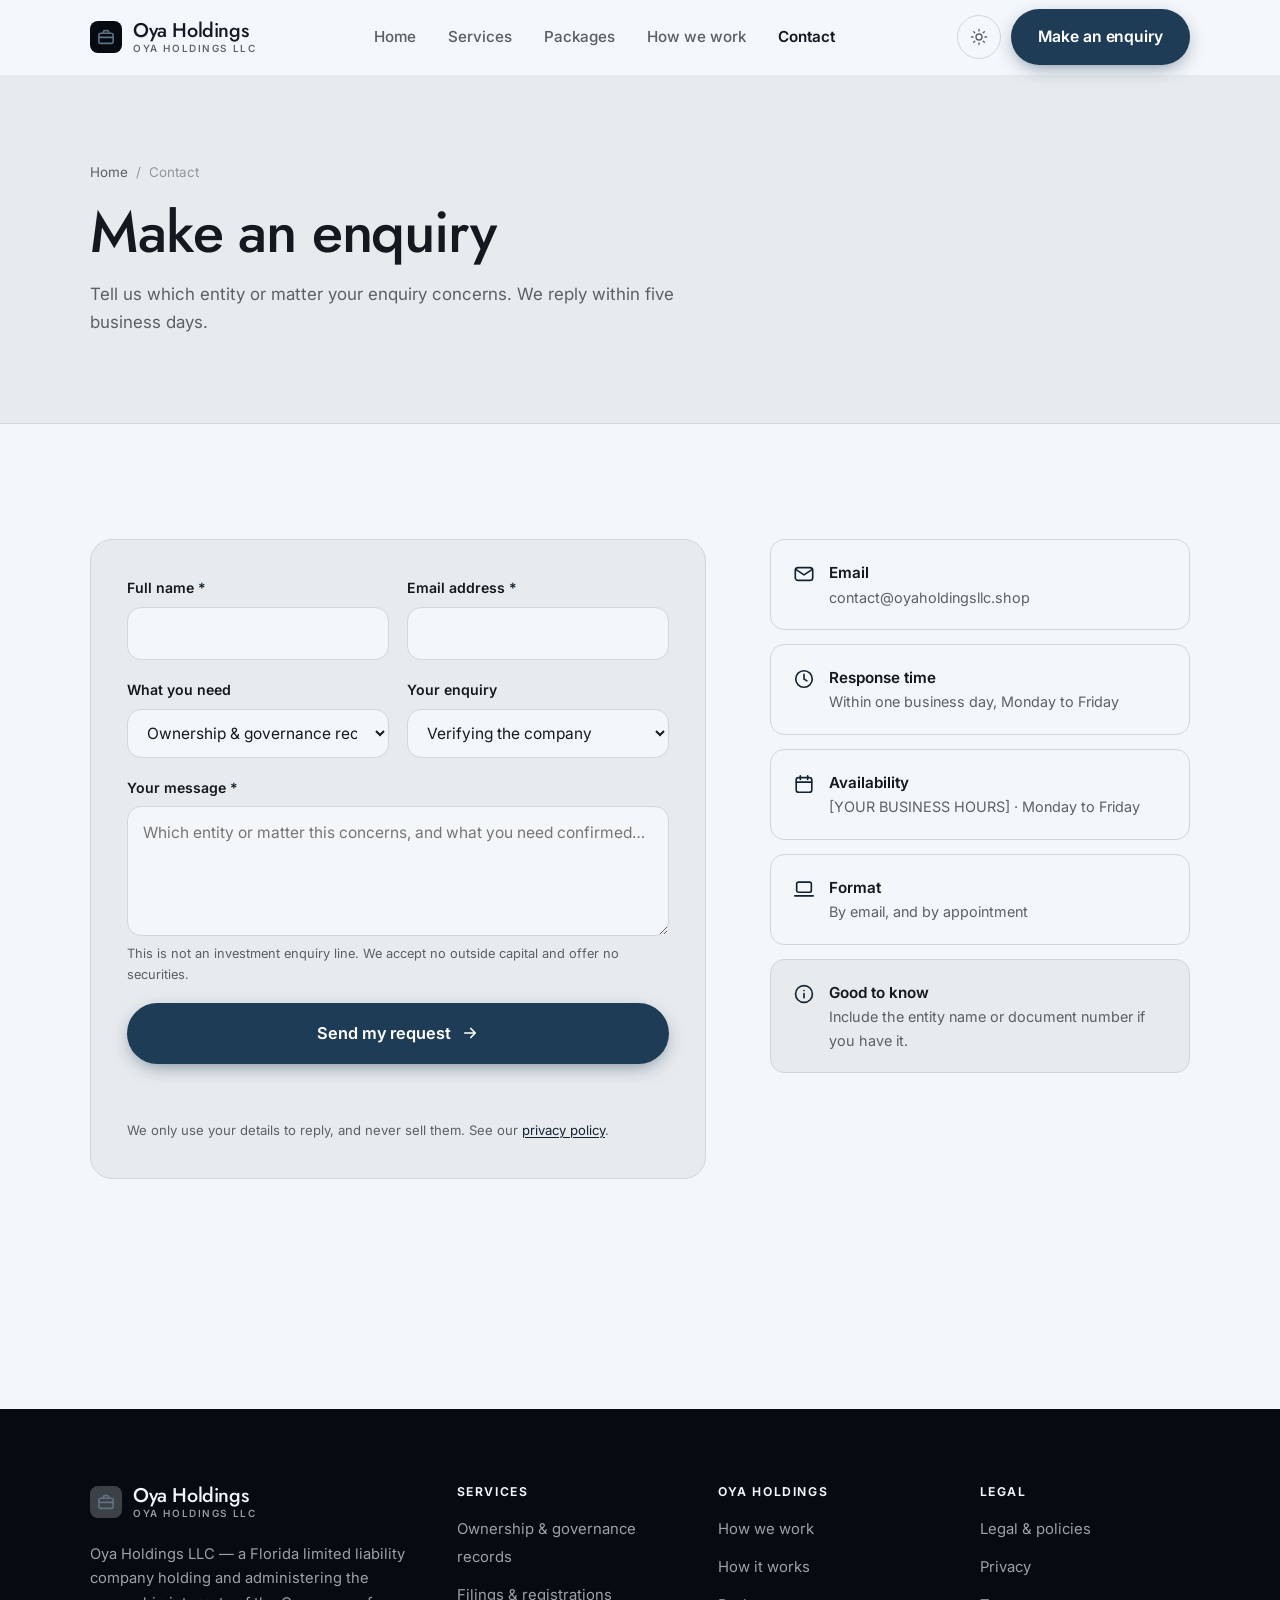
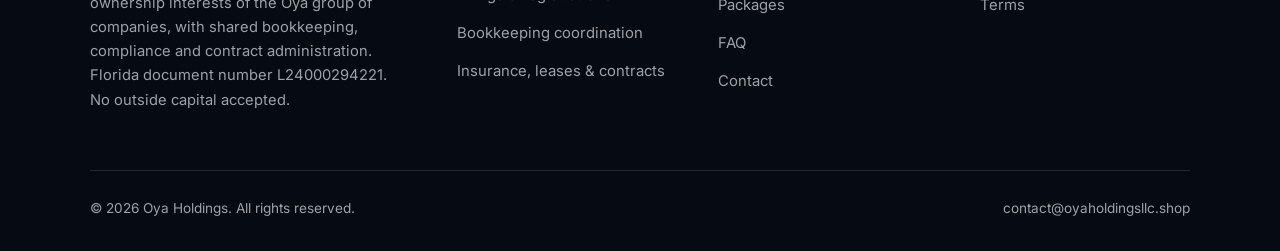
<file: contact.html>
<!DOCTYPE html>
<html lang="en" class="no-js">
<head>
<meta charset="utf-8">
<meta name="viewport" content="width=device-width, initial-scale=1">
<title>Contact — Oya Holdings</title>
<meta name="description" content="Contact Oya Holdings LLC. We reply within five business days.">
<link rel="canonical" href="https://oyaholdingsllc.shop/contact.html">

<meta property="og:type" content="website">
<meta property="og:url" content="https://oyaholdingsllc.shop/contact.html">
<meta property="og:site_name" content="Oya Holdings">
<meta property="og:locale" content="en_US">
<meta property="og:title" content="Contact — Oya Holdings">
<meta property="og:description" content="Contact Oya Holdings LLC. We reply within five business days.">
<meta name="theme-color" content="#050b11">

<link rel="icon" href="assets/img/favicon.svg" type="image/svg+xml">
<link rel="preconnect" href="https://fonts.googleapis.com">
<link rel="preconnect" href="https://fonts.gstatic.com" crossorigin>
<link rel="stylesheet" href="https://fonts.googleapis.com/css2?family=Jost:wght@400..700&family=Inter:wght@400..700&display=swap">
<link rel="stylesheet" href="assets/css/style.css">

<!-- Thème appliqué avant le premier rendu (évite le flash) -->
<script>
document.documentElement.classList.remove('no-js');
(function(){try{var t=localStorage.getItem('site-theme');if(t){document.documentElement.setAttribute('data-theme',t);}}catch(e){}})();
</script>
</head>

<body>
<a class="skip-link" href="#main">Skip to main content</a>

<header class="site-header">
  <nav class="wrap nav" aria-label="Main navigation">
    <a class="brand" href="index.html">
      <svg class="brand__mark" viewBox="0 0 64 64" aria-hidden="true">
        <rect class="bm-bg" width="64" height="64" rx="16"/>
        <g class="bm-ic" transform="translate(14 14) scale(1.5)" fill="none" stroke-width="2.1" stroke-linecap="round" stroke-linejoin="round"><rect x="2.5" y="7" width="19" height="13.5" rx="2.5"/><path d="M8.5 7V5a1.5 1.5 0 0 1 1.5-1.5h4A1.5 1.5 0 0 1 15.5 5v2M2.5 12.5h19"/></g>
      </svg>
      <span>Oya Holdings<span class="brand__sub">Oya Holdings LLC</span></span>
    </a>

    <ul class="nav__links" id="nav-links">
      <li><a href="index.html">Home</a></li>
      <li><a href="programs.html">Services</a></li>
      <li><a href="index.html#pricing">Packages</a></li>
      <li><a href="about.html">How we work</a></li>
      <li><a href="contact.html" aria-current="page">Contact</a></li>
      <li><a class="btn btn--primary" href="contact.html">Make an enquiry</a></li>
    </ul>

    <div class="nav__cta">
      <button class="theme-toggle" type="button" aria-label="Switch to dark theme">
        <svg class="icon-sun" viewBox="0 0 24 24" fill="none" stroke="currentColor" stroke-width="1.8" stroke-linecap="round" aria-hidden="true"><circle cx="12" cy="12" r="4"/><path d="M12 2v2m0 16v2M2 12h2m16 0h2M4.9 4.9l1.4 1.4m11.4 11.4 1.4 1.4M19.1 4.9l-1.4 1.4M6.3 17.7l-1.4 1.4"/></svg>
        <svg class="icon-moon" viewBox="0 0 24 24" fill="none" stroke="currentColor" stroke-width="1.8" stroke-linecap="round" stroke-linejoin="round" aria-hidden="true"><path d="M21 12.8A9 9 0 1 1 11.2 3a7 7 0 0 0 9.8 9.8z"/></svg>
      </button>
      <a class="btn btn--primary" href="contact.html">Make an enquiry</a>
      <button class="nav__toggle" type="button" aria-expanded="false" aria-controls="nav-links" aria-label="Open menu">
        <svg class="icon-open" viewBox="0 0 24 24" fill="none" stroke="currentColor" stroke-width="2" stroke-linecap="round" aria-hidden="true"><path d="M3 6h18M3 12h18M3 18h18"/></svg>
        <svg class="icon-close" viewBox="0 0 24 24" fill="none" stroke="currentColor" stroke-width="2" stroke-linecap="round" aria-hidden="true"><path d="M6 6l12 12M18 6L6 18"/></svg>
      </button>
    </div>
  </nav>
</header>

<main id="main">

<section class="page-head">
  <div class="wrap">
    <nav class="breadcrumb" aria-label="Breadcrumb">
      <a href="index.html">Home</a><span>/</span><span aria-current="page">Contact</span>
    </nav>
    <h1>Make an enquiry</h1>
    <p>Tell us which entity or matter your enquiry concerns. We reply within five business days.</p>
  </div>
</section>

<section class="section wrap">
  <div class="form-layout">

    <!--
      FORM: the action attribute holds a placeholder id. Create a free form at
      https://formspree.io and replace VOTRE_ID_FORMSPREE. Until then, the button
      opens the visitor's email app with a pre-filled message to contact@oyaholdingsllc.shop.
    -->
    <form class="form" id="contact-form" action="https://formspree.io/f/VOTRE_ID_FORMSPREE" method="POST"
          data-email="contact@oyaholdingsllc.shop" data-subject="Enquiry"
          data-msg-mail="Your email app will open with the message ready to send." data-msg-sending="Sending…"
          data-msg-ok="Thanks! Your message is on its way. We reply within one business day." data-msg-err="Sending failed. Please email us directly at">
      <div class="form__row">
        <div class="field">
          <label for="nom">Full name <span class="req" aria-hidden="true">*</span></label>
          <input type="text" id="nom" name="nom" autocomplete="name" required>
        </div>
        <div class="field">
          <label for="email">Email address <span class="req" aria-hidden="true">*</span></label>
          <input type="email" id="email" name="email" autocomplete="email" required>
        </div>
      </div>

      <div class="form__row">
        <div class="field">
          <label for="programme">What you need</label>
          <select id="programme" name="programme">
            <option>Ownership &amp; governance records</option>
            <option>Filings &amp; registrations</option>
            <option>Bookkeeping coordination</option>
            <option>Insurance, leases &amp; contracts</option>
            <option>Not sure yet</option>
          </select>
        </div>
        <div class="field">
          <label for="niveau">Your enquiry</label>
          <select id="niveau" name="niveau">
            <option>Verifying the company</option>
            <option>A group entity</option>
            <option>A contract or lease</option>
            <option>Something else</option>
          </select>
        </div>
      </div>

      <div class="field">
        <label for="message">Your message <span class="req" aria-hidden="true">*</span></label>
        <textarea id="message" name="message" required placeholder="Which entity or matter this concerns, and what you need confirmed…"></textarea>
        <span class="field__hint">This is not an investment enquiry line. We accept no outside capital and offer no securities.</span>
      </div>

      <!-- Bot trap: hidden from humans -->
      <div class="visually-hidden" aria-hidden="true">
        <label for="site-web">Leave this field empty</label>
        <input type="text" id="site-web" name="_gotcha" tabindex="-1" autocomplete="off">
      </div>

      <button class="btn btn--primary btn--lg" type="submit">Send my request <svg viewBox="0 0 24 24" fill="none" stroke="currentColor" stroke-width="2.2" stroke-linecap="round" stroke-linejoin="round" aria-hidden="true"><path d="M5 12h14M13 6l6 6-6 6"/></svg></button>

      <p id="form-status" class="form__status" role="status" aria-live="polite"></p>

      <p class="form__note">
        We only use your details to reply, and never sell them. See our <a href="legal.html#privacy">privacy policy</a>.
      </p>
    </form>

    <aside class="contact-aside">
      <div class="contact-card">
        <svg viewBox="0 0 24 24" fill="none" stroke="currentColor" stroke-width="1.8" stroke-linecap="round" stroke-linejoin="round" aria-hidden="true"><rect x="2.5" y="5" width="19" height="14" rx="3"/><path d="M3 7l9 6 9-6"/></svg>
        <div><b>Email</b><a href="mailto:contact@oyaholdingsllc.shop">contact@oyaholdingsllc.shop</a></div>
      </div>
      <div class="contact-card">
        <svg viewBox="0 0 24 24" fill="none" stroke="currentColor" stroke-width="1.8" stroke-linecap="round" stroke-linejoin="round" aria-hidden="true"><circle cx="12" cy="12" r="9"/><path d="M12 7v5l3.2 2"/></svg>
        <div><b>Response time</b><span>Within one business day, Monday to Friday</span></div>
      </div>
      <div class="contact-card">
        <svg viewBox="0 0 24 24" fill="none" stroke="currentColor" stroke-width="1.8" stroke-linecap="round" stroke-linejoin="round" aria-hidden="true"><rect x="3.5" y="5" width="17" height="16" rx="2.5"/><path d="M8 3v4M16 3v4M3.5 10h17"/></svg>
        <div><b>Availability</b><span>[YOUR BUSINESS HOURS] · Monday to Friday</span></div>
      </div>
      <div class="contact-card">
        <svg viewBox="0 0 24 24" fill="none" stroke="currentColor" stroke-width="1.8" stroke-linecap="round" stroke-linejoin="round" aria-hidden="true"><rect x="4" y="4.5" width="16" height="11" rx="2"/><path d="M2 19.5h20"/></svg>
        <div><b>Format</b><span>By email, and by appointment</span></div>
      </div>
      <div class="contact-card contact-card--soft">
        <svg viewBox="0 0 24 24" fill="none" stroke="currentColor" stroke-width="1.8" stroke-linecap="round" stroke-linejoin="round" aria-hidden="true"><circle cx="12" cy="12" r="9.2"/><path d="M12 16v-4.5M12 8.2v.1"/></svg>
        <div><b>Good to know</b><span>Include the entity name or document number if you have it.</span></div>
      </div>
    </aside>

  </div>
</section>

</main>

<footer class="site-footer">
  <div class="wrap">
    <div class="footer__grid">
      <div class="footer__brand">
        <a class="brand" href="index.html">
          <svg class="brand__mark" viewBox="0 0 64 64" aria-hidden="true">
        <rect class="bm-bg" width="64" height="64" rx="16"/>
        <g class="bm-ic" transform="translate(14 14) scale(1.5)" fill="none" stroke-width="2.1" stroke-linecap="round" stroke-linejoin="round"><rect x="2.5" y="7" width="19" height="13.5" rx="2.5"/><path d="M8.5 7V5a1.5 1.5 0 0 1 1.5-1.5h4A1.5 1.5 0 0 1 15.5 5v2M2.5 12.5h19"/></g>
      </svg>
          <span>Oya Holdings<span class="brand__sub">Oya Holdings LLC</span></span>
        </a>
        <p>Oya Holdings LLC — a Florida limited liability company holding and administering the ownership interests of the Oya group of companies, with shared bookkeeping, compliance and contract administration. Florida document number L24000294221. No outside capital accepted.</p>
      </div>

      <div class="footer__col">
        <h4>Services</h4>
        <ul>
          <li><a href="programs.html#ownership">Ownership &amp; governance records</a></li>
          <li><a href="programs.html#compliance">Filings &amp; registrations</a></li>
          <li><a href="programs.html#books">Bookkeeping coordination</a></li>
          <li><a href="programs.html#contracts">Insurance, leases &amp; contracts</a></li>
        </ul>
      </div>

      <div class="footer__col">
        <h4>Oya Holdings</h4>
        <ul>
          <li><a href="about.html">How we work</a></li>
          <li><a href="index.html#how-it-works">How it works</a></li>
          <li><a href="index.html#pricing">Packages</a></li>
          <li><a href="index.html#faq">FAQ</a></li>
          <li><a href="contact.html">Contact</a></li>
        </ul>
      </div>

      <div class="footer__col">
        <h4>Legal</h4>
        <ul>
          <li><a href="legal.html">Legal &amp; policies</a></li>
          <li><a href="legal.html#privacy">Privacy</a></li>
          <li><a href="legal.html#terms">Terms</a></li>
        </ul>
      </div>
    </div>

    <div class="footer__bottom">
      <p>© <span data-year>2026</span> Oya Holdings. All rights reserved.</p>
      <p><a href="mailto:contact@oyaholdingsllc.shop">contact@oyaholdingsllc.shop</a></p>
    </div>
  </div>
</footer>

<script src="assets/js/main.js" defer></script>
</body>
</html>
</file>
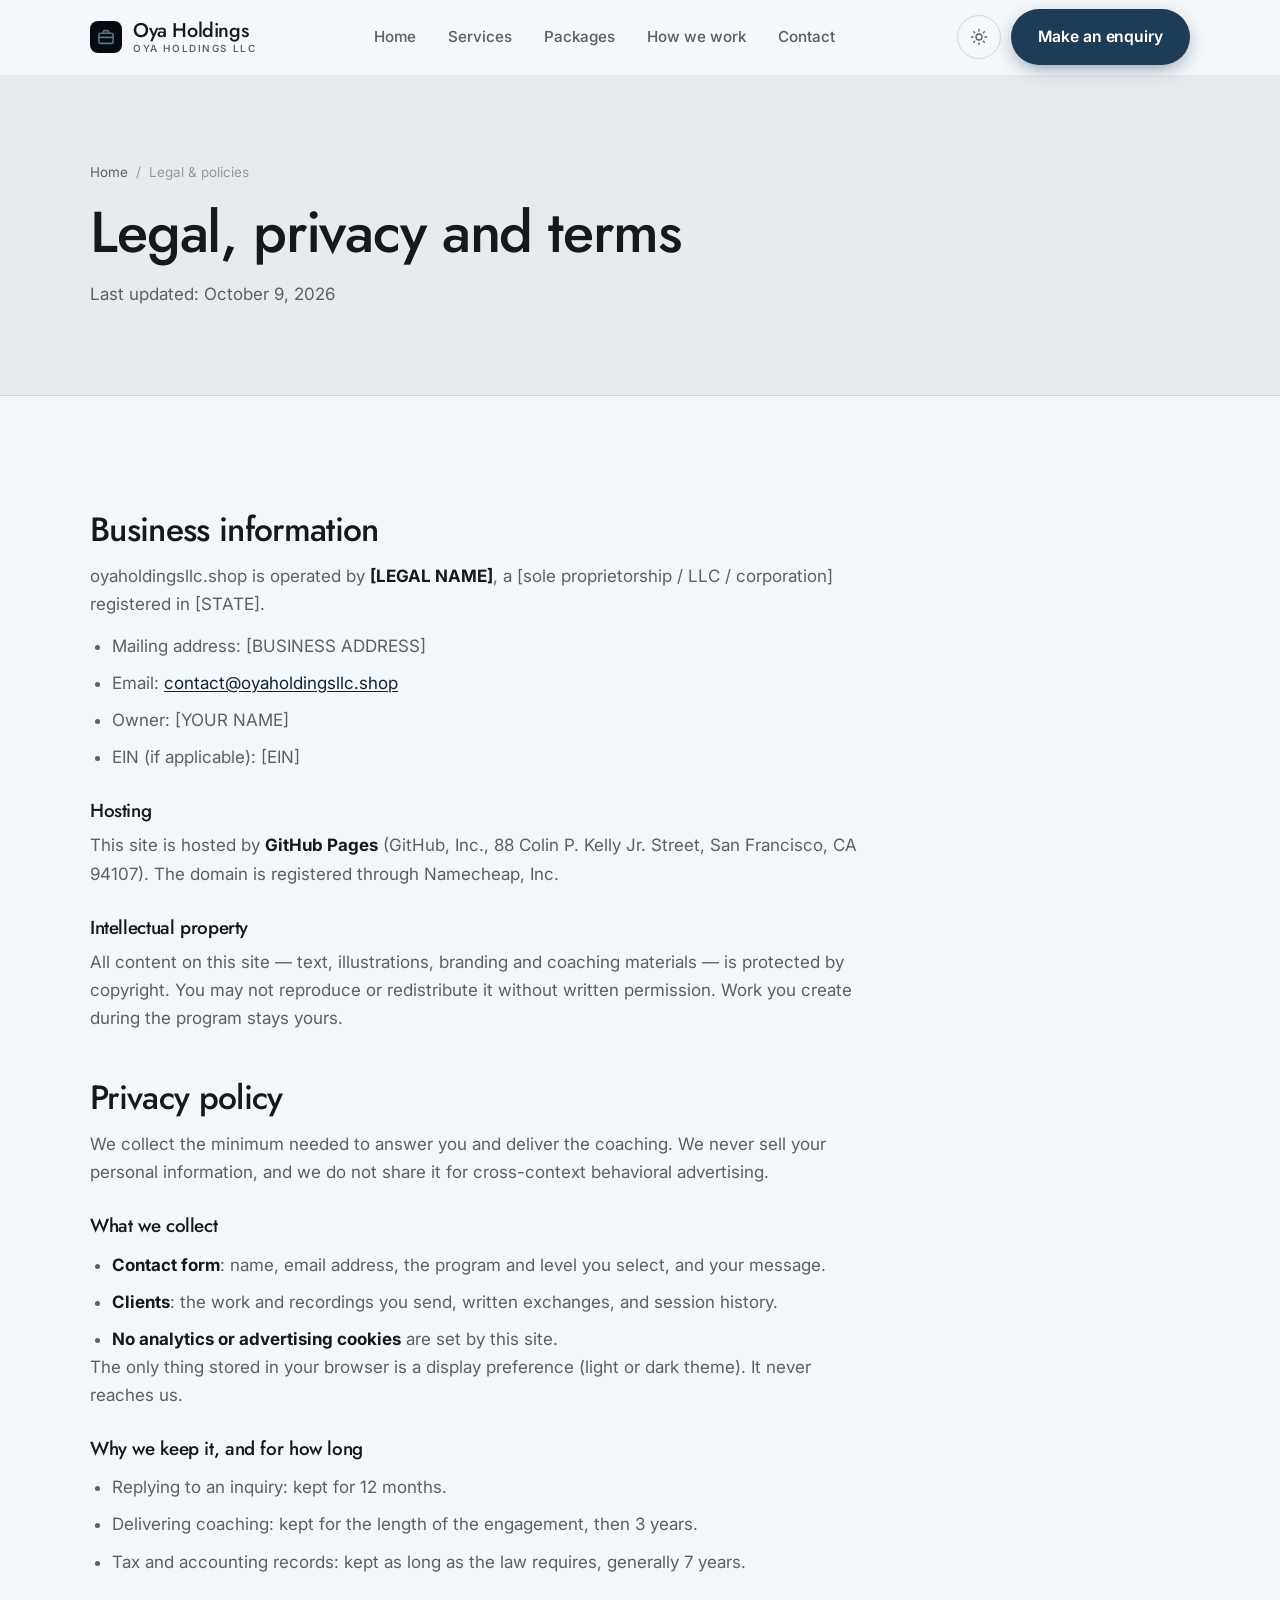
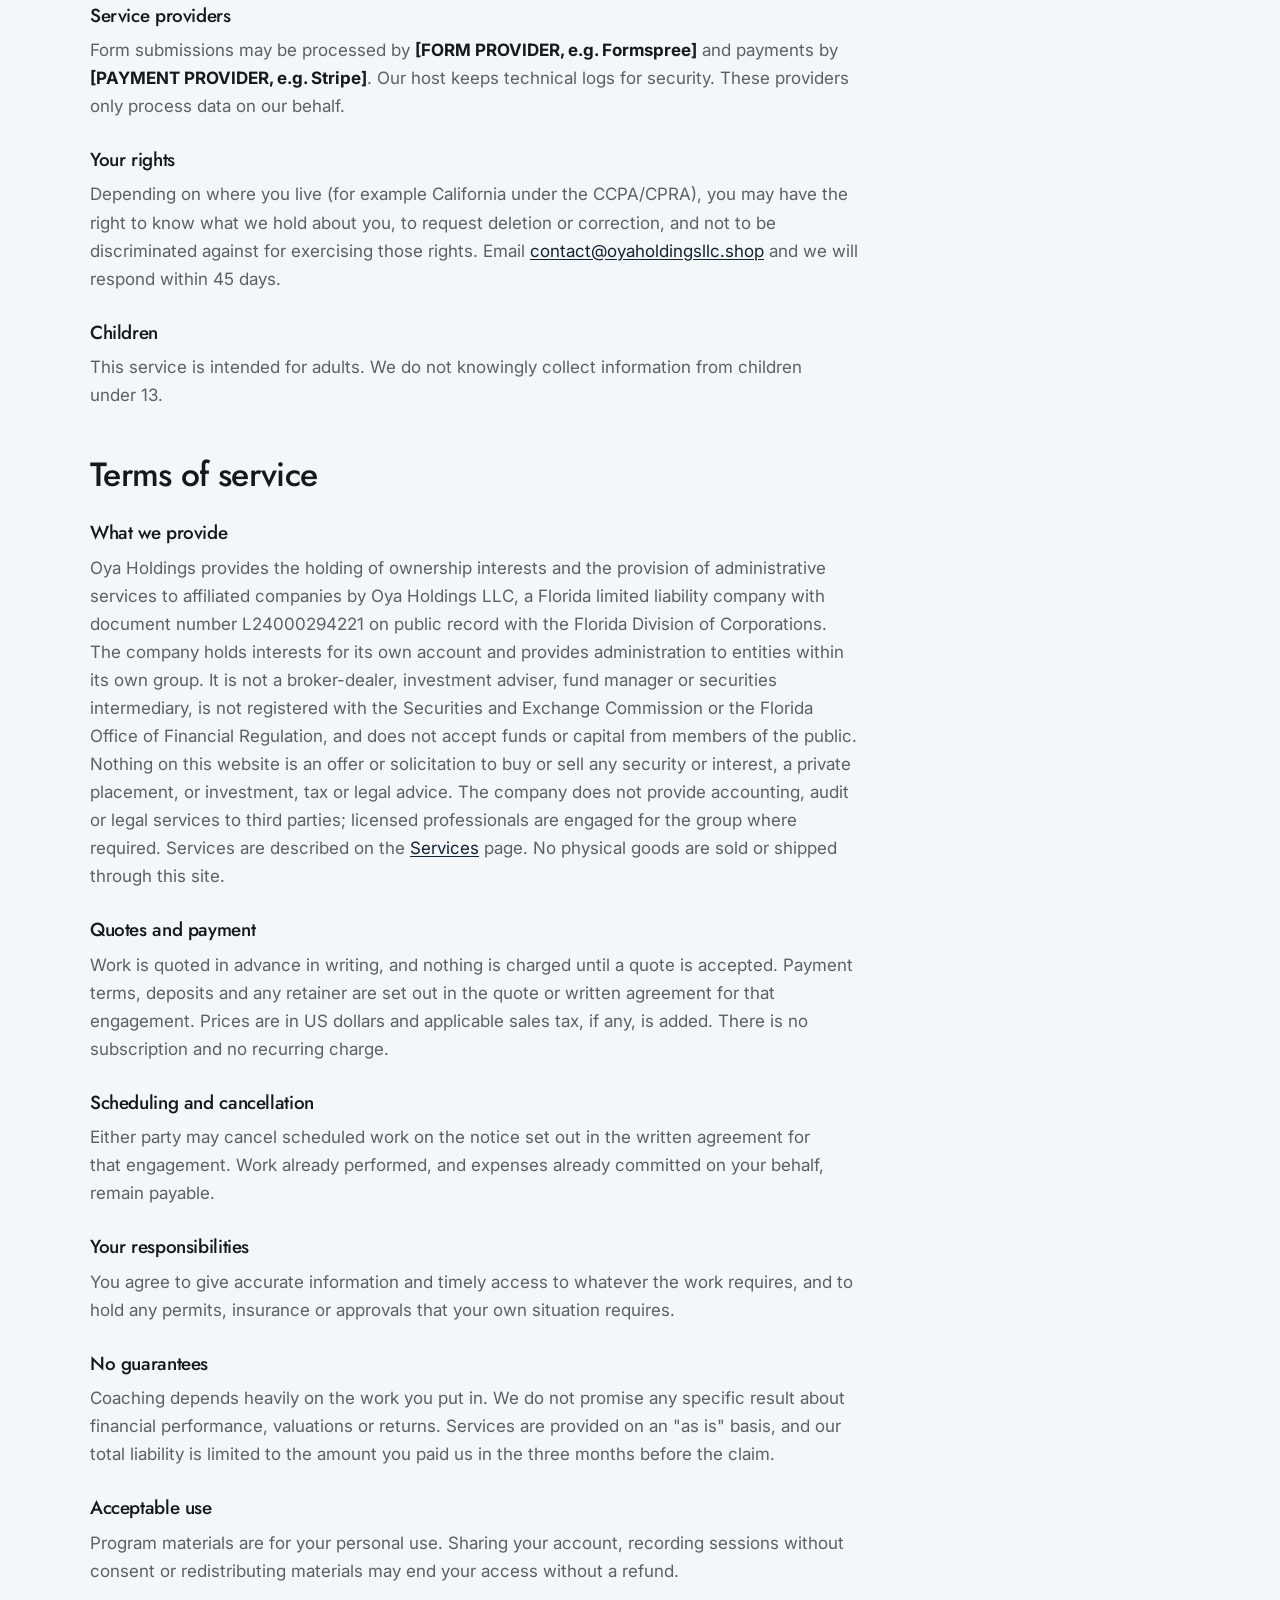
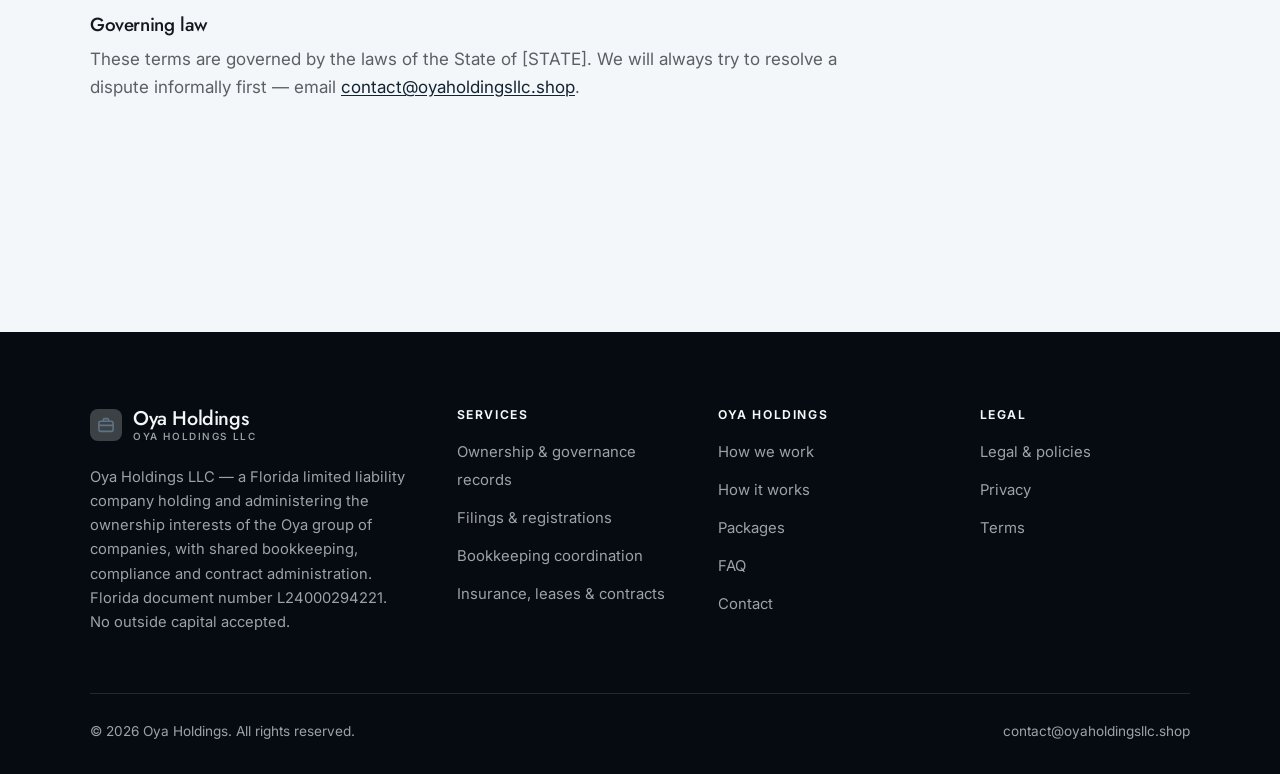
<file: legal.html>
<!DOCTYPE html>
<html lang="en" class="no-js">
<head>
<meta charset="utf-8">
<meta name="viewport" content="width=device-width, initial-scale=1">
<title>Legal, privacy and terms — Oya Holdings</title>
<meta name="description" content="Business information, privacy policy and terms of service for Oya Holdings.">
<meta name="robots" content="noindex">

<meta property="og:type" content="website">
<meta property="og:url" content="https://oyaholdingsllc.shop/legal.html">
<meta property="og:site_name" content="Oya Holdings">
<meta property="og:locale" content="en_US">
<meta property="og:title" content="Legal, privacy and terms — Oya Holdings">
<meta property="og:description" content="Business information, privacy policy and terms of service for Oya Holdings.">
<meta name="theme-color" content="#050b11">

<link rel="icon" href="assets/img/favicon.svg" type="image/svg+xml">
<link rel="preconnect" href="https://fonts.googleapis.com">
<link rel="preconnect" href="https://fonts.gstatic.com" crossorigin>
<link rel="stylesheet" href="https://fonts.googleapis.com/css2?family=Jost:wght@400..700&family=Inter:wght@400..700&display=swap">
<link rel="stylesheet" href="assets/css/style.css">

<!-- Thème appliqué avant le premier rendu (évite le flash) -->
<script>
document.documentElement.classList.remove('no-js');
(function(){try{var t=localStorage.getItem('site-theme');if(t){document.documentElement.setAttribute('data-theme',t);}}catch(e){}})();
</script>
</head>

<body>
<a class="skip-link" href="#main">Skip to main content</a>

<header class="site-header">
  <nav class="wrap nav" aria-label="Main navigation">
    <a class="brand" href="index.html">
      <svg class="brand__mark" viewBox="0 0 64 64" aria-hidden="true">
        <rect class="bm-bg" width="64" height="64" rx="16"/>
        <g class="bm-ic" transform="translate(14 14) scale(1.5)" fill="none" stroke-width="2.1" stroke-linecap="round" stroke-linejoin="round"><rect x="2.5" y="7" width="19" height="13.5" rx="2.5"/><path d="M8.5 7V5a1.5 1.5 0 0 1 1.5-1.5h4A1.5 1.5 0 0 1 15.5 5v2M2.5 12.5h19"/></g>
      </svg>
      <span>Oya Holdings<span class="brand__sub">Oya Holdings LLC</span></span>
    </a>

    <ul class="nav__links" id="nav-links">
      <li><a href="index.html">Home</a></li>
      <li><a href="programs.html">Services</a></li>
      <li><a href="index.html#pricing">Packages</a></li>
      <li><a href="about.html">How we work</a></li>
      <li><a href="contact.html">Contact</a></li>
      <li><a class="btn btn--primary" href="contact.html">Make an enquiry</a></li>
    </ul>

    <div class="nav__cta">
      <button class="theme-toggle" type="button" aria-label="Switch to dark theme">
        <svg class="icon-sun" viewBox="0 0 24 24" fill="none" stroke="currentColor" stroke-width="1.8" stroke-linecap="round" aria-hidden="true"><circle cx="12" cy="12" r="4"/><path d="M12 2v2m0 16v2M2 12h2m16 0h2M4.9 4.9l1.4 1.4m11.4 11.4 1.4 1.4M19.1 4.9l-1.4 1.4M6.3 17.7l-1.4 1.4"/></svg>
        <svg class="icon-moon" viewBox="0 0 24 24" fill="none" stroke="currentColor" stroke-width="1.8" stroke-linecap="round" stroke-linejoin="round" aria-hidden="true"><path d="M21 12.8A9 9 0 1 1 11.2 3a7 7 0 0 0 9.8 9.8z"/></svg>
      </button>
      <a class="btn btn--primary" href="contact.html">Make an enquiry</a>
      <button class="nav__toggle" type="button" aria-expanded="false" aria-controls="nav-links" aria-label="Open menu">
        <svg class="icon-open" viewBox="0 0 24 24" fill="none" stroke="currentColor" stroke-width="2" stroke-linecap="round" aria-hidden="true"><path d="M3 6h18M3 12h18M3 18h18"/></svg>
        <svg class="icon-close" viewBox="0 0 24 24" fill="none" stroke="currentColor" stroke-width="2" stroke-linecap="round" aria-hidden="true"><path d="M6 6l12 12M18 6L6 18"/></svg>
      </button>
    </div>
  </nav>
</header>

<main id="main">

<section class="page-head">
  <div class="wrap">
    <nav class="breadcrumb" aria-label="Breadcrumb">
      <a href="index.html">Home</a><span>/</span><span aria-current="page">Legal &amp; policies</span>
    </nav>
    <h1>Legal, privacy and terms</h1>
    <p>Last updated: <time datetime="2026-10-09">October 9, 2026</time></p>
  </div>
</section>

<section class="section wrap">
  <div class="prose">

    <!--
      TO DO: this is a skeleton, not legal advice. Replace every [BRACKET] with
      your real details before selling, and have a lawyer review it if you can.
      Consumer protection rules differ by state.
    -->

    <h2 id="business">Business information</h2>
    <p>
      oyaholdingsllc.shop is operated by <strong>[LEGAL NAME]</strong>, a [sole proprietorship / LLC / corporation]
      registered in [STATE].
    </p>
    <ul>
      <li>Mailing address: [BUSINESS ADDRESS]</li>
      <li>Email: <a href="mailto:contact@oyaholdingsllc.shop">contact@oyaholdingsllc.shop</a></li>
      <li>Owner: [YOUR NAME]</li>
      <li>EIN (if applicable): [EIN]</li>
    </ul>

    <h3>Hosting</h3>
    <p>
      This site is hosted by <strong>GitHub Pages</strong> (GitHub, Inc., 88 Colin P. Kelly Jr. Street,
      San Francisco, CA 94107). The domain is registered through Namecheap, Inc.
    </p>

    <h3>Intellectual property</h3>
    <p>
      All content on this site — text, illustrations, branding and coaching materials — is protected by
      copyright. You may not reproduce or redistribute it without written permission. Work you create during
      the program stays yours.
    </p>

    <h2 id="privacy">Privacy policy</h2>
    <p>
      We collect the minimum needed to answer you and deliver the coaching. We never sell your personal
      information, and we do not share it for cross-context behavioral advertising.
    </p>
    <h3>What we collect</h3>
    <ul>
      <li><strong>Contact form</strong>: name, email address, the program and level you select, and your message.</li>
      <li><strong>Clients</strong>: the work and recordings you send, written exchanges, and session history.</li>
      <li><strong>No analytics or advertising cookies</strong> are set by this site.</li>
    </ul>
    <p>
      The only thing stored in your browser is a display preference (light or dark theme). It never reaches us.
    </p>
    <h3>Why we keep it, and for how long</h3>
    <ul>
      <li>Replying to an inquiry: kept for 12 months.</li>
      <li>Delivering coaching: kept for the length of the engagement, then 3 years.</li>
      <li>Tax and accounting records: kept as long as the law requires, generally 7 years.</li>
    </ul>
    <h3>Service providers</h3>
    <p>
      Form submissions may be processed by <strong>[FORM PROVIDER, e.g. Formspree]</strong> and payments by
      <strong>[PAYMENT PROVIDER, e.g. Stripe]</strong>. Our host keeps technical logs for security. These
      providers only process data on our behalf.
    </p>
    <h3>Your rights</h3>
    <p>
      Depending on where you live (for example California under the CCPA/CPRA), you may have the right to
      know what we hold about you, to request deletion or correction, and not to be discriminated against for
      exercising those rights. Email <a href="mailto:contact@oyaholdingsllc.shop">contact@oyaholdingsllc.shop</a> and we will respond within 45 days.
    </p>
    <h3>Children</h3>
    <p>
      This service is intended for adults. We do not knowingly collect information from children under 13.
    </p>

    <h2 id="terms">Terms of service</h2>
    <h3>What we provide</h3>
    <p>
      Oya Holdings provides the holding of ownership interests and the provision of administrative services to affiliated companies by Oya Holdings LLC, a Florida limited liability company with document number L24000294221 on public record with the Florida Division of Corporations. The company holds interests for its own account and provides administration to entities within its own group. It is not a broker-dealer, investment adviser, fund manager or securities intermediary, is not registered with the Securities and Exchange Commission or the Florida Office of Financial Regulation, and does not accept funds or capital from members of the public. Nothing on this website is an offer or solicitation to buy or sell any security or interest, a private placement, or investment, tax or legal advice. The company does not provide accounting, audit or legal services to third parties; licensed professionals are engaged for the group where required. Services are described on the
      <a href="programs.html">Services</a> page. No physical goods are sold or shipped through this site.
    </p>
    <h3>Quotes and payment</h3>
    <p>
      Work is quoted in advance in writing, and nothing is charged until a quote is accepted. Payment terms,
      deposits and any retainer are set out in the quote or written agreement for that engagement. Prices are in
      US dollars and applicable sales tax, if any, is added. There is no subscription and no recurring charge.
    </p>
    <h3>Scheduling and cancellation</h3>
    <p>
      Either party may cancel scheduled work on the notice set out in the written agreement for that engagement.
      Work already performed, and expenses already committed on your behalf, remain payable.
    </p>
    <h3>Your responsibilities</h3>
    <p>
      You agree to give accurate information and timely access to whatever the work requires, and to hold any
      permits, insurance or approvals that your own situation requires.
    </p>

    <h3>No guarantees</h3>
    <p>
      Coaching depends heavily on the work you put in. We do not promise any specific result
      about financial performance, valuations or returns. Services are provided on an "as is" basis, and our total
      liability is limited to the amount you paid us in the three months before the claim.
    </p>
    <h3>Acceptable use</h3>
    <p>
      Program materials are for your personal use. Sharing your account, recording sessions without consent
      or redistributing materials may end your access without a refund.
    </p>
    <h3>Governing law</h3>
    <p>
      These terms are governed by the laws of the State of [STATE]. We will always try to resolve a dispute
      informally first — email <a href="mailto:contact@oyaholdingsllc.shop">contact@oyaholdingsllc.shop</a>.
    </p>

  </div>
</section>

</main>

<footer class="site-footer">
  <div class="wrap">
    <div class="footer__grid">
      <div class="footer__brand">
        <a class="brand" href="index.html">
          <svg class="brand__mark" viewBox="0 0 64 64" aria-hidden="true">
        <rect class="bm-bg" width="64" height="64" rx="16"/>
        <g class="bm-ic" transform="translate(14 14) scale(1.5)" fill="none" stroke-width="2.1" stroke-linecap="round" stroke-linejoin="round"><rect x="2.5" y="7" width="19" height="13.5" rx="2.5"/><path d="M8.5 7V5a1.5 1.5 0 0 1 1.5-1.5h4A1.5 1.5 0 0 1 15.5 5v2M2.5 12.5h19"/></g>
      </svg>
          <span>Oya Holdings<span class="brand__sub">Oya Holdings LLC</span></span>
        </a>
        <p>Oya Holdings LLC — a Florida limited liability company holding and administering the ownership interests of the Oya group of companies, with shared bookkeeping, compliance and contract administration. Florida document number L24000294221. No outside capital accepted.</p>
      </div>

      <div class="footer__col">
        <h4>Services</h4>
        <ul>
          <li><a href="programs.html#ownership">Ownership &amp; governance records</a></li>
          <li><a href="programs.html#compliance">Filings &amp; registrations</a></li>
          <li><a href="programs.html#books">Bookkeeping coordination</a></li>
          <li><a href="programs.html#contracts">Insurance, leases &amp; contracts</a></li>
        </ul>
      </div>

      <div class="footer__col">
        <h4>Oya Holdings</h4>
        <ul>
          <li><a href="about.html">How we work</a></li>
          <li><a href="index.html#how-it-works">How it works</a></li>
          <li><a href="index.html#pricing">Packages</a></li>
          <li><a href="index.html#faq">FAQ</a></li>
          <li><a href="contact.html">Contact</a></li>
        </ul>
      </div>

      <div class="footer__col">
        <h4>Legal</h4>
        <ul>
          <li><a href="legal.html">Legal &amp; policies</a></li>
          <li><a href="legal.html#privacy">Privacy</a></li>
          <li><a href="legal.html#terms">Terms</a></li>
        </ul>
      </div>
    </div>

    <div class="footer__bottom">
      <p>© <span data-year>2026</span> Oya Holdings. All rights reserved.</p>
      <p><a href="mailto:contact@oyaholdingsllc.shop">contact@oyaholdingsllc.shop</a></p>
    </div>
  </div>
</footer>

<script src="assets/js/main.js" defer></script>
</body>
</html>
</file>
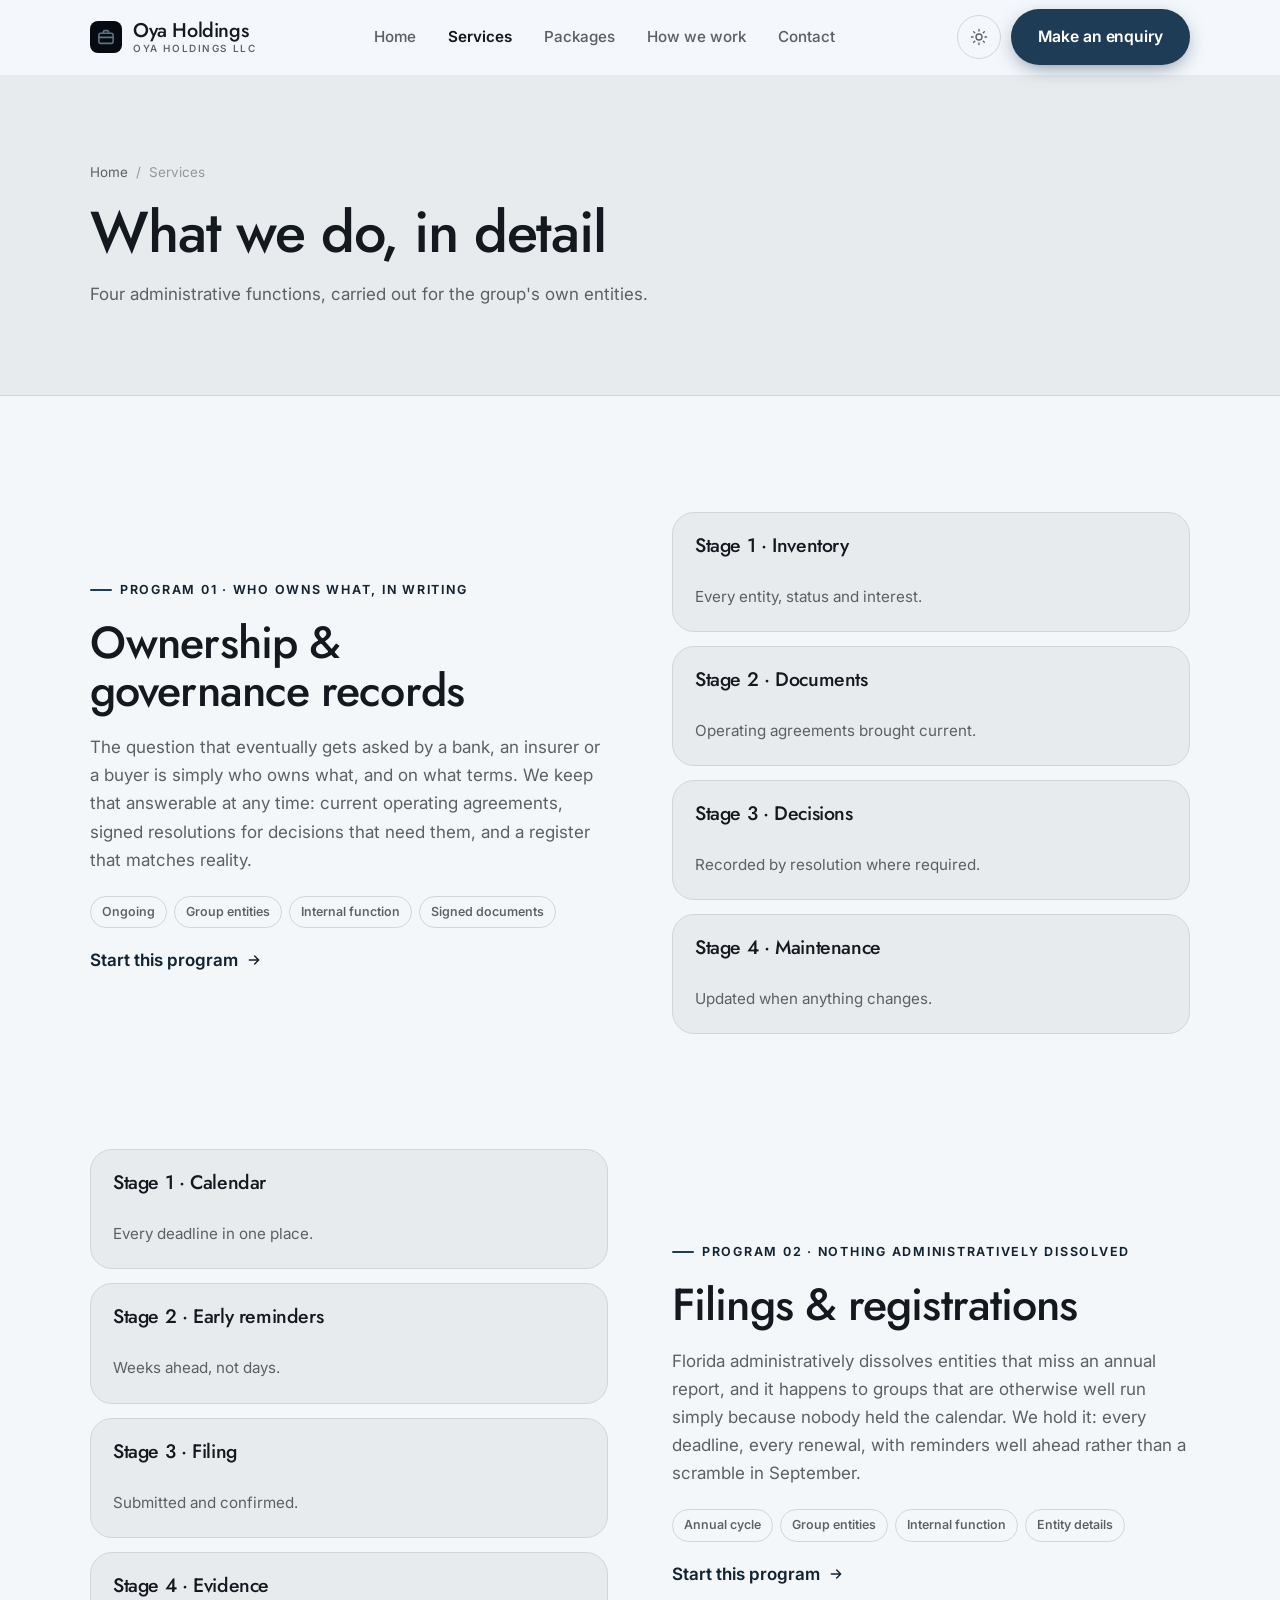
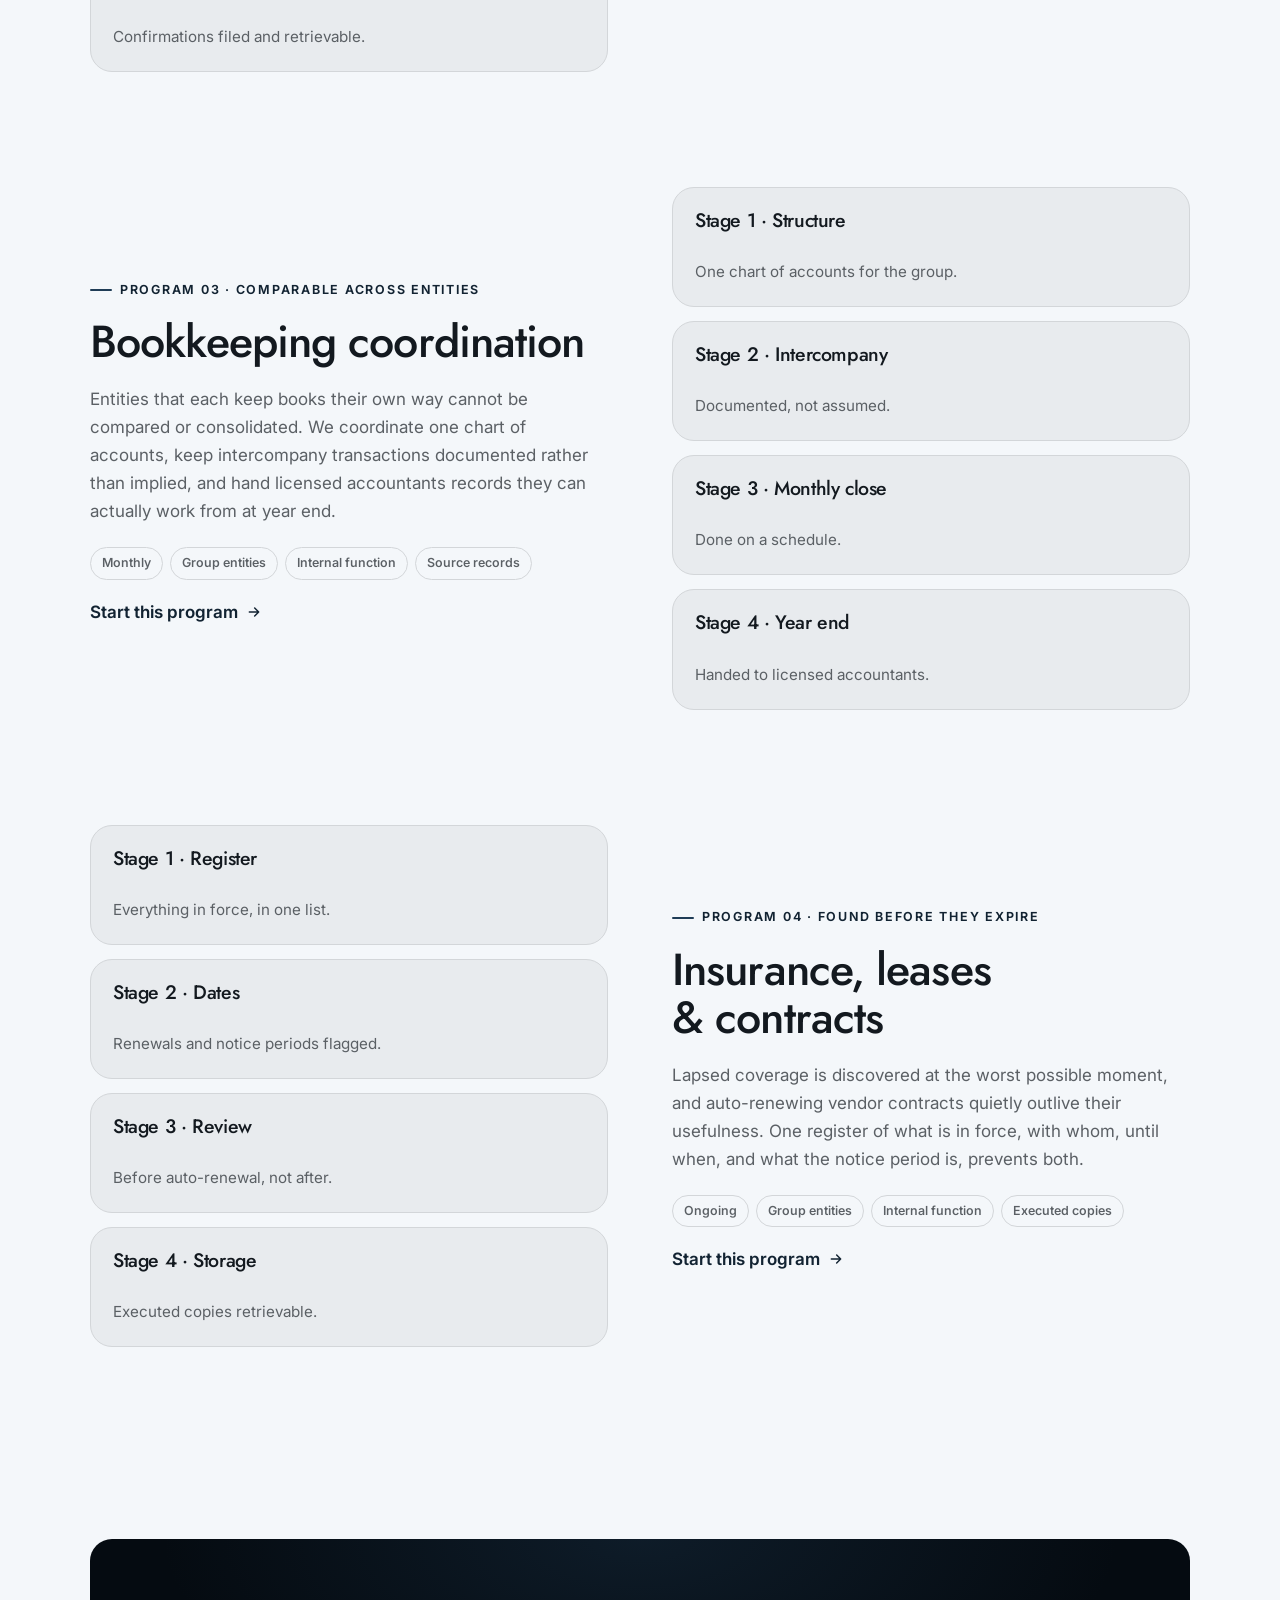
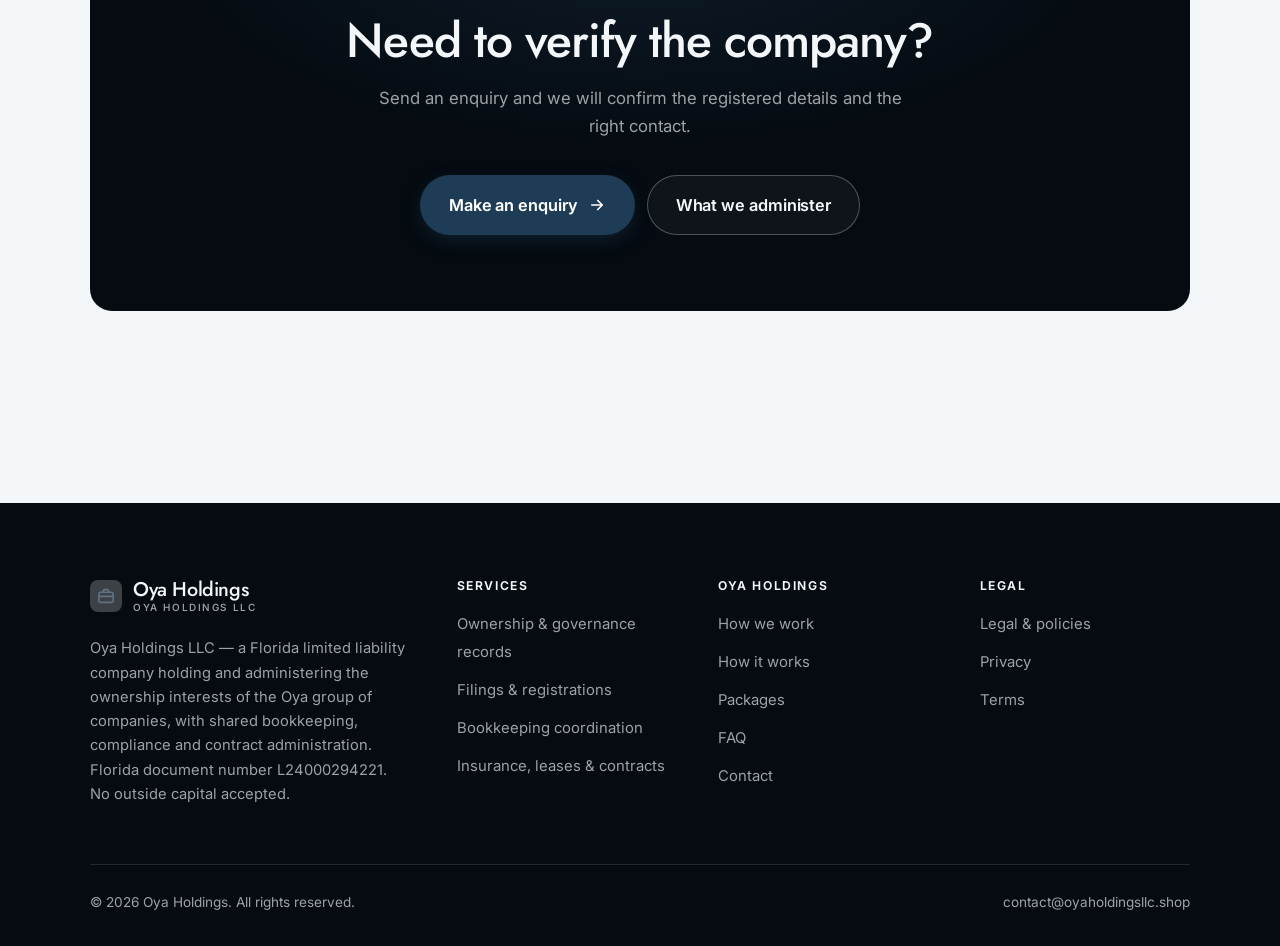
<file: programs.html>
<!DOCTYPE html>
<html lang="en" class="no-js">
<head>
<meta charset="utf-8">
<meta name="viewport" content="width=device-width, initial-scale=1">
<title>Services — Oya Holdings</title>
<meta name="description" content="Functions of Oya Holdings LLC: ownership and governance records, filings and registrations, bookkeeping coordination, and insurance, leases and contracts.">
<link rel="canonical" href="https://oyaholdingsllc.shop/programs.html">

<meta property="og:type" content="website">
<meta property="og:url" content="https://oyaholdingsllc.shop/programs.html">
<meta property="og:site_name" content="Oya Holdings">
<meta property="og:locale" content="en_US">
<meta property="og:title" content="Services — Oya Holdings">
<meta property="og:description" content="Functions of Oya Holdings LLC: ownership and governance records, filings and registrations, bookkeeping coordination, and insurance, leases and contracts.">
<meta name="theme-color" content="#050b11">

<link rel="icon" href="assets/img/favicon.svg" type="image/svg+xml">
<link rel="preconnect" href="https://fonts.googleapis.com">
<link rel="preconnect" href="https://fonts.gstatic.com" crossorigin>
<link rel="stylesheet" href="https://fonts.googleapis.com/css2?family=Jost:wght@400..700&family=Inter:wght@400..700&display=swap">
<link rel="stylesheet" href="assets/css/style.css">

<!-- Thème appliqué avant le premier rendu (évite le flash) -->
<script>
document.documentElement.classList.remove('no-js');
(function(){try{var t=localStorage.getItem('site-theme');if(t){document.documentElement.setAttribute('data-theme',t);}}catch(e){}})();
</script>
</head>

<body>
<a class="skip-link" href="#main">Skip to main content</a>

<header class="site-header">
  <nav class="wrap nav" aria-label="Main navigation">
    <a class="brand" href="index.html">
      <svg class="brand__mark" viewBox="0 0 64 64" aria-hidden="true">
        <rect class="bm-bg" width="64" height="64" rx="16"/>
        <g class="bm-ic" transform="translate(14 14) scale(1.5)" fill="none" stroke-width="2.1" stroke-linecap="round" stroke-linejoin="round"><rect x="2.5" y="7" width="19" height="13.5" rx="2.5"/><path d="M8.5 7V5a1.5 1.5 0 0 1 1.5-1.5h4A1.5 1.5 0 0 1 15.5 5v2M2.5 12.5h19"/></g>
      </svg>
      <span>Oya Holdings<span class="brand__sub">Oya Holdings LLC</span></span>
    </a>

    <ul class="nav__links" id="nav-links">
      <li><a href="index.html">Home</a></li>
      <li><a href="programs.html" aria-current="page">Services</a></li>
      <li><a href="index.html#pricing">Packages</a></li>
      <li><a href="about.html">How we work</a></li>
      <li><a href="contact.html">Contact</a></li>
      <li><a class="btn btn--primary" href="contact.html">Make an enquiry</a></li>
    </ul>

    <div class="nav__cta">
      <button class="theme-toggle" type="button" aria-label="Switch to dark theme">
        <svg class="icon-sun" viewBox="0 0 24 24" fill="none" stroke="currentColor" stroke-width="1.8" stroke-linecap="round" aria-hidden="true"><circle cx="12" cy="12" r="4"/><path d="M12 2v2m0 16v2M2 12h2m16 0h2M4.9 4.9l1.4 1.4m11.4 11.4 1.4 1.4M19.1 4.9l-1.4 1.4M6.3 17.7l-1.4 1.4"/></svg>
        <svg class="icon-moon" viewBox="0 0 24 24" fill="none" stroke="currentColor" stroke-width="1.8" stroke-linecap="round" stroke-linejoin="round" aria-hidden="true"><path d="M21 12.8A9 9 0 1 1 11.2 3a7 7 0 0 0 9.8 9.8z"/></svg>
      </button>
      <a class="btn btn--primary" href="contact.html">Make an enquiry</a>
      <button class="nav__toggle" type="button" aria-expanded="false" aria-controls="nav-links" aria-label="Open menu">
        <svg class="icon-open" viewBox="0 0 24 24" fill="none" stroke="currentColor" stroke-width="2" stroke-linecap="round" aria-hidden="true"><path d="M3 6h18M3 12h18M3 18h18"/></svg>
        <svg class="icon-close" viewBox="0 0 24 24" fill="none" stroke="currentColor" stroke-width="2" stroke-linecap="round" aria-hidden="true"><path d="M6 6l12 12M18 6L6 18"/></svg>
      </button>
    </div>
  </nav>
</header>

<main id="main">

<section class="page-head">
  <div class="wrap">
    <nav class="breadcrumb" aria-label="Breadcrumb">
      <a href="index.html">Home</a><span>/</span><span aria-current="page">Services</span>
    </nav>
    <h1>What we do, in detail</h1>
    <p>Four administrative functions, carried out for the group's own entities.</p>
  </div>
</section>

<section class="section wrap" id="ownership">
  <div class="split reveal">
    <div>
      <span class="eyebrow">Program 01 · Who owns what, in writing</span>
      <h2>Ownership &amp; governance records</h2>
      <p>The question that eventually gets asked by a bank, an insurer or a buyer is simply who owns what, and on what terms. We keep that answerable at any time: current operating agreements, signed resolutions for decisions that need them, and a register that matches reality.</p>
      <ul class="tags"><li>Ongoing</li><li>Group entities</li><li>Internal function</li><li>Signed documents</li></ul>
      <p><a class="arrow-link" href="contact.html">Start this program <svg viewBox="0 0 24 24" fill="none" stroke="currentColor" stroke-width="2.2" stroke-linecap="round" stroke-linejoin="round" aria-hidden="true"><path d="M5 12h14M13 6l6 6-6 6"/></svg></a></p>
    </div>
    <div class="grid grid--2 grid--tight">
      <article class="card card--sm">
        <h3>Stage 1 · Inventory</h3>
        <p>Every entity, status and interest.</p>
      </article>
      <article class="card card--sm">
        <h3>Stage 2 · Documents</h3>
        <p>Operating agreements brought current.</p>
      </article>
      <article class="card card--sm">
        <h3>Stage 3 · Decisions</h3>
        <p>Recorded by resolution where required.</p>
      </article>
      <article class="card card--sm">
        <h3>Stage 4 · Maintenance</h3>
        <p>Updated when anything changes.</p>
      </article>
    </div>
  </div>
</section>

<section class="section section--flush wrap" id="compliance">
  <div class="split reveal">
    <div class="grid grid--2 grid--tight">
      <article class="card card--sm">
        <h3>Stage 1 · Calendar</h3>
        <p>Every deadline in one place.</p>
      </article>
      <article class="card card--sm">
        <h3>Stage 2 · Early reminders</h3>
        <p>Weeks ahead, not days.</p>
      </article>
      <article class="card card--sm">
        <h3>Stage 3 · Filing</h3>
        <p>Submitted and confirmed.</p>
      </article>
      <article class="card card--sm">
        <h3>Stage 4 · Evidence</h3>
        <p>Confirmations filed and retrievable.</p>
      </article>
    </div>
    <div>
      <span class="eyebrow">Program 02 · Nothing administratively dissolved</span>
      <h2>Filings &amp; registrations</h2>
      <p>Florida administratively dissolves entities that miss an annual report, and it happens to groups that are otherwise well run simply because nobody held the calendar. We hold it: every deadline, every renewal, with reminders well ahead rather than a scramble in September.</p>
      <ul class="tags"><li>Annual cycle</li><li>Group entities</li><li>Internal function</li><li>Entity details</li></ul>
      <p><a class="arrow-link" href="contact.html">Start this program <svg viewBox="0 0 24 24" fill="none" stroke="currentColor" stroke-width="2.2" stroke-linecap="round" stroke-linejoin="round" aria-hidden="true"><path d="M5 12h14M13 6l6 6-6 6"/></svg></a></p>
    </div>
  </div>
</section>

<section class="section section--flush wrap" id="books">
  <div class="split reveal">
    <div>
      <span class="eyebrow">Program 03 · Comparable across entities</span>
      <h2>Bookkeeping coordination</h2>
      <p>Entities that each keep books their own way cannot be compared or consolidated. We coordinate one chart of accounts, keep intercompany transactions documented rather than implied, and hand licensed accountants records they can actually work from at year end.</p>
      <ul class="tags"><li>Monthly</li><li>Group entities</li><li>Internal function</li><li>Source records</li></ul>
      <p><a class="arrow-link" href="contact.html">Start this program <svg viewBox="0 0 24 24" fill="none" stroke="currentColor" stroke-width="2.2" stroke-linecap="round" stroke-linejoin="round" aria-hidden="true"><path d="M5 12h14M13 6l6 6-6 6"/></svg></a></p>
    </div>
    <div class="grid grid--2 grid--tight">
      <article class="card card--sm">
        <h3>Stage 1 · Structure</h3>
        <p>One chart of accounts for the group.</p>
      </article>
      <article class="card card--sm">
        <h3>Stage 2 · Intercompany</h3>
        <p>Documented, not assumed.</p>
      </article>
      <article class="card card--sm">
        <h3>Stage 3 · Monthly close</h3>
        <p>Done on a schedule.</p>
      </article>
      <article class="card card--sm">
        <h3>Stage 4 · Year end</h3>
        <p>Handed to licensed accountants.</p>
      </article>
    </div>
  </div>
</section>

<section class="section section--flush wrap" id="contracts">
  <div class="split reveal">
    <div class="grid grid--2 grid--tight">
      <article class="card card--sm">
        <h3>Stage 1 · Register</h3>
        <p>Everything in force, in one list.</p>
      </article>
      <article class="card card--sm">
        <h3>Stage 2 · Dates</h3>
        <p>Renewals and notice periods flagged.</p>
      </article>
      <article class="card card--sm">
        <h3>Stage 3 · Review</h3>
        <p>Before auto-renewal, not after.</p>
      </article>
      <article class="card card--sm">
        <h3>Stage 4 · Storage</h3>
        <p>Executed copies retrievable.</p>
      </article>
    </div>
    <div>
      <span class="eyebrow">Program 04 · Found before they expire</span>
      <h2>Insurance, leases &amp; contracts</h2>
      <p>Lapsed coverage is discovered at the worst possible moment, and auto-renewing vendor contracts quietly outlive their usefulness. One register of what is in force, with whom, until when, and what the notice period is, prevents both.</p>
      <ul class="tags"><li>Ongoing</li><li>Group entities</li><li>Internal function</li><li>Executed copies</li></ul>
      <p><a class="arrow-link" href="contact.html">Start this program <svg viewBox="0 0 24 24" fill="none" stroke="currentColor" stroke-width="2.2" stroke-linecap="round" stroke-linejoin="round" aria-hidden="true"><path d="M5 12h14M13 6l6 6-6 6"/></svg></a></p>
    </div>
  </div>
</section>

<section class="wrap section--tight">
  <div class="cta-band reveal">
    <h2>Need to verify the company?</h2>
    <p>Send an enquiry and we will confirm the registered details and the right contact.</p>
    <div class="hero__actions">
      <a class="btn btn--primary btn--lg" href="contact.html">Make an enquiry <svg viewBox="0 0 24 24" fill="none" stroke="currentColor" stroke-width="2.2" stroke-linecap="round" stroke-linejoin="round" aria-hidden="true"><path d="M5 12h14M13 6l6 6-6 6"/></svg></a>
      <a class="btn btn--on-dark btn--lg" href="programs.html">What we administer</a>
    </div>
  </div>
</section>

</main>

<footer class="site-footer">
  <div class="wrap">
    <div class="footer__grid">
      <div class="footer__brand">
        <a class="brand" href="index.html">
          <svg class="brand__mark" viewBox="0 0 64 64" aria-hidden="true">
        <rect class="bm-bg" width="64" height="64" rx="16"/>
        <g class="bm-ic" transform="translate(14 14) scale(1.5)" fill="none" stroke-width="2.1" stroke-linecap="round" stroke-linejoin="round"><rect x="2.5" y="7" width="19" height="13.5" rx="2.5"/><path d="M8.5 7V5a1.5 1.5 0 0 1 1.5-1.5h4A1.5 1.5 0 0 1 15.5 5v2M2.5 12.5h19"/></g>
      </svg>
          <span>Oya Holdings<span class="brand__sub">Oya Holdings LLC</span></span>
        </a>
        <p>Oya Holdings LLC — a Florida limited liability company holding and administering the ownership interests of the Oya group of companies, with shared bookkeeping, compliance and contract administration. Florida document number L24000294221. No outside capital accepted.</p>
      </div>

      <div class="footer__col">
        <h4>Services</h4>
        <ul>
          <li><a href="programs.html#ownership">Ownership &amp; governance records</a></li>
          <li><a href="programs.html#compliance">Filings &amp; registrations</a></li>
          <li><a href="programs.html#books">Bookkeeping coordination</a></li>
          <li><a href="programs.html#contracts">Insurance, leases &amp; contracts</a></li>
        </ul>
      </div>

      <div class="footer__col">
        <h4>Oya Holdings</h4>
        <ul>
          <li><a href="about.html">How we work</a></li>
          <li><a href="index.html#how-it-works">How it works</a></li>
          <li><a href="index.html#pricing">Packages</a></li>
          <li><a href="index.html#faq">FAQ</a></li>
          <li><a href="contact.html">Contact</a></li>
        </ul>
      </div>

      <div class="footer__col">
        <h4>Legal</h4>
        <ul>
          <li><a href="legal.html">Legal &amp; policies</a></li>
          <li><a href="legal.html#privacy">Privacy</a></li>
          <li><a href="legal.html#terms">Terms</a></li>
        </ul>
      </div>
    </div>

    <div class="footer__bottom">
      <p>© <span data-year>2026</span> Oya Holdings. All rights reserved.</p>
      <p><a href="mailto:contact@oyaholdingsllc.shop">contact@oyaholdingsllc.shop</a></p>
    </div>
  </div>
</footer>

<script src="assets/js/main.js" defer></script>
</body>
</html>
</file>
<file: assets/css/style.css>
/* Oya Holdings — couleurs et polices de la marque.
   Modifier ces valeurs suffit à changer l'identité visuelle de tout le site. */
:root {
  --c-accent:    #1f3c56;
  --c-on-accent: #ffffff;
  --c-ink:       #050b11;
  --c-paper:     #f4f7fa;

  --accent-ink-light: color-mix(in srgb, var(--c-accent) 58%, black);
  --accent-on-dark:   color-mix(in srgb, var(--c-accent) 72%, white);

  --font-display: "Jost", system-ui, -apple-system, "Segoe UI", sans-serif;
  --font-body: "Inter", system-ui, -apple-system, "Segoe UI", sans-serif;
  --display-weight: 500;
  --display-tracking: -.02em;
}

/* ==========================================================================
   Feuille de style commune aux sites de coaching
   Les couleurs de marque (--c-accent, --c-on-accent, --c-ink, --c-paper) et
   les polices sont définies juste au-dessus, par site. Tout le reste en dérive.
   ========================================================================== */

/* --------------------------------------------------------------------------
   1. Tokens dérivés
   -------------------------------------------------------------------------- */

:root {
  /* Thème clair */
  --paper:      var(--c-paper);
  --paper-2:    color-mix(in srgb, var(--c-paper) 95%, var(--c-ink));
  --paper-3:    color-mix(in srgb, var(--c-paper) 89%, var(--c-ink));
  --line:       color-mix(in srgb, var(--c-paper) 86%, var(--c-ink));
  --text:       color-mix(in srgb, var(--c-ink) 94%, var(--c-paper));
  --muted:      color-mix(in srgb, var(--c-ink) 64%, var(--c-paper));
  --accent:     var(--c-accent);
  --accent-600: color-mix(in srgb, var(--c-accent) 86%, black);
  --accent-ink: var(--accent-ink-light);
  --on-accent:  var(--c-on-accent);
  --ink:        var(--c-ink);
  --ink-soft:   color-mix(in srgb, var(--c-ink) 90%, white);
  --on-ink:     var(--c-paper);
  --on-ink-mut: color-mix(in srgb, var(--c-paper) 64%, var(--c-ink));
  --brand-bg:   var(--c-ink);

  /* Rayons */
  --r-sm: 8px;
  --r-md: 14px;
  --r-lg: 22px;
  --r-full: 999px;

  /* Ombres */
  --sh-1: 0 1px 2px rgba(0, 0, 0, .05), 0 2px 8px rgba(0, 0, 0, .04);
  --sh-2: 0 2px 4px rgba(0, 0, 0, .05), 0 12px 32px rgba(0, 0, 0, .09);
  --sh-3: 0 4px 8px rgba(0, 0, 0, .06), 0 24px 56px rgba(0, 0, 0, .14);

  /* Rythme */
  --gutter: clamp(16px, 4vw, 40px);
  --maxw: 1180px;
  --section-y: clamp(64px, 9vw, 124px);

  --ease: cubic-bezier(.22, .61, .36, 1);
}

/* Thème sombre — suit le système, sauf si l'utilisateur a choisi « clair » */
@media (prefers-color-scheme: dark) {
  :root:not([data-theme="light"]) {
    --paper:      var(--c-ink);
    --paper-2:    color-mix(in srgb, var(--c-ink) 92%, white);
    --paper-3:    color-mix(in srgb, var(--c-ink) 86%, white);
    --line:       color-mix(in srgb, var(--c-ink) 80%, white);
    --text:       color-mix(in srgb, var(--c-paper) 94%, var(--c-ink));
    --muted:      color-mix(in srgb, var(--c-paper) 66%, var(--c-ink));
    --accent-ink: var(--accent-on-dark);
    --ink:        color-mix(in srgb, var(--c-ink) 72%, black);
    --brand-bg:   color-mix(in srgb, var(--c-ink) 80%, white);
    --sh-1: 0 1px 2px rgba(0, 0, 0, .4), 0 2px 8px rgba(0, 0, 0, .3);
    --sh-2: 0 2px 4px rgba(0, 0, 0, .4), 0 12px 32px rgba(0, 0, 0, .45);
    --sh-3: 0 4px 8px rgba(0, 0, 0, .45), 0 24px 56px rgba(0, 0, 0, .55);
  }
}

/* Thème sombre — choix explicite */
:root[data-theme="dark"] {
  --paper:      var(--c-ink);
  --paper-2:    color-mix(in srgb, var(--c-ink) 92%, white);
  --paper-3:    color-mix(in srgb, var(--c-ink) 86%, white);
  --line:       color-mix(in srgb, var(--c-ink) 80%, white);
  --text:       color-mix(in srgb, var(--c-paper) 94%, var(--c-ink));
  --muted:      color-mix(in srgb, var(--c-paper) 66%, var(--c-ink));
  --accent-ink: var(--accent-on-dark);
  --ink:        color-mix(in srgb, var(--c-ink) 72%, black);
  --brand-bg:   color-mix(in srgb, var(--c-ink) 80%, white);
  --sh-1: 0 1px 2px rgba(0, 0, 0, .4), 0 2px 8px rgba(0, 0, 0, .3);
  --sh-2: 0 2px 4px rgba(0, 0, 0, .4), 0 12px 32px rgba(0, 0, 0, .45);
  --sh-3: 0 4px 8px rgba(0, 0, 0, .45), 0 24px 56px rgba(0, 0, 0, .55);
}

/* --------------------------------------------------------------------------
   2. Reset / base
   -------------------------------------------------------------------------- */

*, *::before, *::after { box-sizing: border-box; }

* { margin: 0; }

html {
  -webkit-text-size-adjust: 100%;
  scroll-behavior: smooth;
  scroll-padding-top: 88px;
}

body {
  background: var(--paper);
  color: var(--text);
  font-family: var(--font-body);
  font-size: 17px;
  line-height: 1.65;
  -webkit-font-smoothing: antialiased;
  text-rendering: optimizeLegibility;
  overflow-x: hidden;
}

img, svg, video { display: block; max-width: 100%; height: auto; }

a { color: inherit; text-decoration: none; }

button, input, textarea, select { font: inherit; color: inherit; }

h1, h2, h3, h4 {
  font-family: var(--font-display);
  font-weight: var(--display-weight);
  line-height: 1.08;
  letter-spacing: var(--display-tracking);
  text-wrap: balance;
}

p { text-wrap: pretty; }

:focus-visible {
  outline: 3px solid var(--accent);
  outline-offset: 3px;
  border-radius: 4px;
}

::selection { background: var(--accent); color: var(--on-accent); }

/* --------------------------------------------------------------------------
   3. Utilitaires de mise en page
   -------------------------------------------------------------------------- */

.wrap {
  width: 100%;
  max-width: var(--maxw);
  margin-inline: auto;
  padding-inline: var(--gutter);
}

.section { padding-block: var(--section-y); }
.section--flush { padding-top: 0; }
.section--tight { padding-block: clamp(48px, 6vw, 80px); }

.skip-link {
  position: absolute;
  left: 12px;
  top: -100px;
  z-index: 200;
  background: var(--accent);
  color: var(--on-accent);
  padding: 12px 20px;
  border-radius: var(--r-sm);
  font-weight: 600;
  transition: top .2s var(--ease);
}
.skip-link:focus { top: 12px; }

.eyebrow {
  display: inline-flex;
  align-items: center;
  gap: 8px;
  font-size: .78rem;
  font-weight: 650;
  letter-spacing: .14em;
  text-transform: uppercase;
  color: var(--accent-ink);
  margin-bottom: 18px;
}
.eyebrow::before {
  content: "";
  width: 22px;
  height: 2px;
  background: var(--accent);
  border-radius: 2px;
}

.section-head { max-width: 62ch; margin-bottom: clamp(36px, 5vw, 60px); }
.section-head h2 { font-size: clamp(2rem, 4.4vw, 3.1rem); }
.section-head p {
  margin-top: 18px;
  color: var(--muted);
  font-size: clamp(1rem, 1.6vw, 1.12rem);
  max-width: 58ch;
}

.section-head--center { margin-inline: auto; text-align: center; }
.section-head--center .eyebrow { justify-content: center; }
.section-head--center p { margin-inline: auto; }

/* --------------------------------------------------------------------------
   4. Boutons
   -------------------------------------------------------------------------- */

.btn {
  display: inline-flex;
  align-items: center;
  justify-content: center;
  gap: 10px;
  padding: 14px 26px;
  border: 1px solid transparent;
  border-radius: var(--r-full);
  font-weight: 620;
  font-size: .98rem;
  letter-spacing: -.005em;
  cursor: pointer;
  white-space: nowrap;
  transition: transform .18s var(--ease), background-color .18s var(--ease),
              border-color .18s var(--ease), box-shadow .18s var(--ease), color .18s var(--ease);
}
.btn:hover { transform: translateY(-2px); }
.btn:active { transform: translateY(0); }

.btn--primary {
  background: var(--accent);
  color: var(--on-accent);
  box-shadow: 0 6px 20px -6px color-mix(in srgb, var(--c-accent) 65%, transparent);
}
.btn--primary:hover {
  background: var(--accent-600);
  box-shadow: 0 12px 28px -8px color-mix(in srgb, var(--c-accent) 70%, transparent);
}

.btn--ghost {
  border-color: var(--line);
  background: transparent;
  color: var(--text);
}
.btn--ghost:hover { border-color: var(--accent); color: var(--accent-ink); }

.btn--on-dark {
  border-color: color-mix(in srgb, var(--c-paper) 28%, transparent);
  color: var(--on-ink);
  background: color-mix(in srgb, var(--c-paper) 4%, transparent);
}
.btn--on-dark:hover {
  border-color: color-mix(in srgb, var(--c-paper) 60%, transparent);
  background: color-mix(in srgb, var(--c-paper) 10%, transparent);
}

.btn--lg { padding: 16px 28px; font-size: 1.02rem; }
.btn--block { width: 100%; }

.btn svg { width: 18px; height: 18px; flex: none; }

@media (max-width: 420px) {
  .btn--lg { padding: 15px 22px; font-size: 1rem; white-space: normal; text-align: center; }
}

/* Lien fléché */
.arrow-link {
  display: inline-flex;
  align-items: center;
  gap: 8px;
  font-weight: 620;
  color: var(--accent-ink);
}
.arrow-link svg { width: 16px; height: 16px; transition: transform .18s var(--ease); }
.arrow-link:hover svg { transform: translateX(4px); }

/* --------------------------------------------------------------------------
   5. En-tête / navigation
   -------------------------------------------------------------------------- */

.site-header {
  position: sticky;
  top: 0;
  z-index: 100;
  background: color-mix(in srgb, var(--paper) 82%, transparent);
  backdrop-filter: saturate(180%) blur(14px);
  -webkit-backdrop-filter: saturate(180%) blur(14px);
  border-bottom: 1px solid transparent;
  transition: border-color .25s var(--ease), background-color .25s var(--ease);
}
.site-header.is-stuck {
  border-bottom-color: var(--line);
  background: color-mix(in srgb, var(--paper) 94%, transparent);
}

.nav {
  display: flex;
  align-items: center;
  justify-content: space-between;
  gap: 24px;
  height: 74px;
}

.brand {
  display: inline-flex;
  align-items: center;
  gap: 11px;
  font-family: var(--font-display);
  font-weight: var(--display-weight);
  font-size: 1.24rem;
  letter-spacing: var(--display-tracking);
  flex: none;
  line-height: 1.1;
}
.brand__mark { width: 32px; height: 32px; flex: none; }
.brand__mark .bm-bg { fill: var(--brand-bg); }
.brand__mark .bm-ic { stroke: var(--accent-on-dark); color: var(--accent-on-dark); }
.brand__sub {
  display: block;
  font-family: var(--font-body);
  font-size: .62rem;
  font-weight: 550;
  letter-spacing: .16em;
  text-transform: uppercase;
  color: var(--muted);
  margin-top: 1px;
}

.nav__links {
  display: flex;
  align-items: center;
  gap: 4px;
  list-style: none;
  padding: 0;
}
.nav__links a {
  display: block;
  padding: 9px 14px;
  border-radius: var(--r-full);
  font-size: .95rem;
  font-weight: 520;
  color: var(--muted);
  transition: color .16s var(--ease), background-color .16s var(--ease);
}
.nav__links a:hover { color: var(--text); background: var(--paper-2); }
.nav__links a[aria-current="page"] { color: var(--text); font-weight: 620; }
.nav__links .btn { display: none; }

.nav__cta { display: flex; align-items: center; gap: 10px; flex: none; }

.nav__toggle {
  display: none;
  width: 44px;
  height: 44px;
  align-items: center;
  justify-content: center;
  background: transparent;
  border: 1px solid var(--line);
  border-radius: var(--r-full);
  cursor: pointer;
}
.nav__toggle svg { width: 20px; height: 20px; }
.nav__toggle .icon-close { display: none; }
.nav__toggle[aria-expanded="true"] .icon-open { display: none; }
.nav__toggle[aria-expanded="true"] .icon-close { display: block; }

@media (max-width: 900px) {
  .nav__links, .nav__cta .btn { display: none; }
  .nav__toggle { display: inline-flex; }

  .nav__links {
    position: fixed;
    inset: 74px 0 auto;
    flex-direction: column;
    align-items: stretch;
    gap: 2px;
    padding: 20px var(--gutter) 32px;
    background: var(--paper);
    border-bottom: 1px solid var(--line);
    box-shadow: var(--sh-2);
  }
  .nav__links.is-open { display: flex; }
  .nav__links a { padding: 14px 4px; font-size: 1.1rem; border-radius: var(--r-sm); }
  .nav__links a.btn { display: inline-flex; margin-top: 14px; padding: 14px 26px; color: var(--on-accent); }
}

@media (max-width: 380px) {
  .brand__sub { display: none; }
}

/* Bouton de thème */
.theme-toggle {
  width: 44px;
  height: 44px;
  display: inline-flex;
  align-items: center;
  justify-content: center;
  background: transparent;
  border: 1px solid var(--line);
  border-radius: var(--r-full);
  cursor: pointer;
  color: var(--muted);
  transition: color .16s var(--ease), border-color .16s var(--ease);
}
.theme-toggle:hover { color: var(--text); border-color: var(--accent); }
.theme-toggle svg { width: 18px; height: 18px; }
.theme-toggle .icon-moon { display: none; }
:root[data-theme="dark"] .theme-toggle .icon-sun { display: none; }
:root[data-theme="dark"] .theme-toggle .icon-moon { display: block; }
@media (prefers-color-scheme: dark) {
  :root:not([data-theme="light"]) .theme-toggle .icon-sun { display: none; }
  :root:not([data-theme="light"]) .theme-toggle .icon-moon { display: block; }
}

/* --------------------------------------------------------------------------
   6. Hero
   -------------------------------------------------------------------------- */

.hero {
  position: relative;
  background: var(--ink);
  color: var(--on-ink);
  overflow: hidden;
  isolation: isolate;
}

/* Halo de couleur + grain léger */
.hero::before {
  content: "";
  position: absolute;
  inset: -30% -10% auto;
  height: 130%;
  background:
    radial-gradient(60% 55% at 78% 18%, color-mix(in srgb, var(--c-accent) 34%, transparent), transparent 62%),
    radial-gradient(48% 44% at 12% 88%, color-mix(in srgb, var(--c-accent) 16%, transparent), transparent 66%);
  z-index: -2;
  pointer-events: none;
}
.hero::after {
  content: "";
  position: absolute;
  inset: 0;
  background-image: url("data:image/svg+xml,%3Csvg xmlns='http://www.w3.org/2000/svg' width='160' height='160'%3E%3Cfilter id='n'%3E%3CfeTurbulence type='fractalNoise' baseFrequency='.85' numOctaves='3'/%3E%3C/filter%3E%3Crect width='160' height='160' filter='url(%23n)' opacity='.28'/%3E%3C/svg%3E");
  opacity: .45;
  mix-blend-mode: overlay;
  z-index: -1;
  pointer-events: none;
}

.hero__inner {
  display: grid;
  grid-template-columns: minmax(0, 1.05fr) minmax(0, .95fr);
  align-items: center;
  gap: clamp(32px, 5vw, 72px);
  padding-block: clamp(56px, 8vw, 110px);
}

.hero h1 {
  font-size: clamp(2.5rem, 6vw, 4.6rem);
  letter-spacing: calc(var(--display-tracking) * 1.4);
}
.hero h1 em {
  font-style: normal;
  color: var(--accent-on-dark);
  text-decoration: underline;
  text-decoration-color: color-mix(in srgb, var(--c-accent) 45%, transparent);
  text-decoration-thickness: .1em;
  text-underline-offset: .14em;
  text-decoration-skip-ink: none;
}

.hero__lede {
  margin-top: 22px;
  font-size: clamp(1.04rem, 1.9vw, 1.2rem);
  color: var(--on-ink-mut);
  max-width: 50ch;
}

.hero__actions {
  display: flex;
  flex-wrap: wrap;
  gap: 12px;
  margin-top: 34px;
}

.hero__eyebrow { color: var(--accent-on-dark); }
.hero__eyebrow::before { background: var(--accent-on-dark); }

/* Faits sur l'offre */
.hero__proof {
  display: grid;
  grid-template-columns: repeat(4, minmax(0, 1fr));
  gap: clamp(18px, 3vw, 32px);
  margin-top: 44px;
  padding: 26px 0 0;
  border-top: 1px solid color-mix(in srgb, var(--c-paper) 14%, transparent);
  list-style: none;
}
.stat__num {
  display: block;
  font-family: var(--font-display);
  font-size: clamp(1.5rem, 2.6vw, 2.05rem);
  font-weight: var(--display-weight);
  line-height: 1;
  letter-spacing: var(--display-tracking);
  white-space: nowrap;
}
.stat__label {
  display: block;
  margin-top: 7px;
  font-size: .82rem;
  line-height: 1.4;
  color: var(--on-ink-mut);
}

.hero__art svg { width: 100%; height: auto; border-radius: var(--r-lg); box-shadow: var(--sh-3); }

@media (max-width: 880px) {
  .hero__inner { grid-template-columns: 1fr; }
  .hero__art { order: -1; max-width: 560px; }
}
@media (max-width: 540px) {
  .hero__proof { grid-template-columns: repeat(2, minmax(0, 1fr)); }
}

/* --------------------------------------------------------------------------
   7. Bandeau défilant
   -------------------------------------------------------------------------- */

.marquee {
  background: var(--ink-soft);
  color: var(--on-ink-mut);
  border-top: 1px solid color-mix(in srgb, var(--c-paper) 8%, transparent);
  padding-block: 18px;
  overflow: hidden;
  white-space: nowrap;
  mask-image: linear-gradient(90deg, transparent, #000 8%, #000 92%, transparent);
  -webkit-mask-image: linear-gradient(90deg, transparent, #000 8%, #000 92%, transparent);
}
.marquee__track {
  display: inline-flex;
  gap: 42px;
  align-items: center;
  animation: marquee 38s linear infinite;
  font-size: .86rem;
  letter-spacing: .12em;
  text-transform: uppercase;
  font-weight: 560;
}
.marquee__track span { display: inline-flex; align-items: center; gap: 42px; }
.marquee__track span::after {
  content: "";
  width: 5px; height: 5px;
  border-radius: 50%;
  background: var(--accent);
  opacity: .8;
}
@keyframes marquee { to { transform: translateX(-50%); } }

/* --------------------------------------------------------------------------
   8. Grilles de cartes
   -------------------------------------------------------------------------- */

.grid {
  display: grid;
  gap: clamp(16px, 2.2vw, 26px);
}
.grid--2 { grid-template-columns: repeat(auto-fit, minmax(min(100%, 260px), 1fr)); }
.grid--3 { grid-template-columns: repeat(auto-fit, minmax(min(100%, 270px), 1fr)); }
.grid--4 { grid-template-columns: repeat(auto-fit, minmax(min(100%, 230px), 1fr)); }
.grid--tight { gap: 14px; }

.card {
  position: relative;
  display: flex;
  flex-direction: column;
  padding: 28px;
  background: var(--paper-2);
  border: 1px solid var(--line);
  border-radius: var(--r-lg);
  transition: transform .22s var(--ease), box-shadow .22s var(--ease), border-color .22s var(--ease);
}
a.card:hover, .card--lift:hover {
  transform: translateY(-5px);
  box-shadow: var(--sh-2);
  border-color: color-mix(in srgb, var(--c-accent) 45%, var(--line));
}
.card--sm { padding: 22px; }
.card--sm h3 { font-size: 1rem; }
.card__icon {
  width: 52px;
  height: 52px;
  display: grid;
  place-items: center;
  border-radius: var(--r-md);
  background: color-mix(in srgb, var(--c-accent) 15%, transparent);
  color: var(--accent-ink);
  margin-bottom: 20px;
}
.card__icon svg { width: 26px; height: 26px; }
.card h3 { font-size: 1.22rem; margin-bottom: 10px; }
.card p { color: var(--muted); font-size: .95rem; }
.card .arrow-link { margin-top: auto; padding-top: 18px; font-size: .92rem; }

.tags {
  list-style: none;
  padding: 0;
  margin: 18px 0 0;
  display: flex;
  flex-wrap: wrap;
  gap: 7px;
}
.tags li {
  font-size: .78rem;
  font-weight: 560;
  padding: 5px 11px;
  border-radius: var(--r-full);
  background: var(--paper);
  border: 1px solid var(--line);
  color: var(--muted);
}

/* --------------------------------------------------------------------------
   9. Méthode (étapes)
   -------------------------------------------------------------------------- */

.steps { counter-reset: step; }
.step {
  position: relative;
  padding: 30px 26px 26px;
  background: var(--paper);
  border: 1px solid var(--line);
  border-radius: var(--r-lg);
}
.step::before {
  counter-increment: step;
  content: "0" counter(step);
  display: block;
  font-family: var(--font-display);
  font-size: 2.6rem;
  font-weight: var(--display-weight);
  line-height: 1;
  letter-spacing: var(--display-tracking);
  color: color-mix(in srgb, var(--c-accent) 55%, var(--paper));
  margin-bottom: 16px;
}
.step h3 { font-size: 1.12rem; margin-bottom: 9px; }
.step p { color: var(--muted); font-size: .93rem; }

/* --------------------------------------------------------------------------
   10. Tarifs
   -------------------------------------------------------------------------- */

.plans { align-items: start; }

.plan {
  display: flex;
  flex-direction: column;
  padding: 32px 28px;
  background: var(--paper);
  border: 1px solid var(--line);
  border-radius: var(--r-lg);
  height: 100%;
  position: relative;
}
.plan--featured {
  background: var(--ink);
  color: var(--on-ink);
  border-color: var(--ink);
  box-shadow: var(--sh-3);
}
.plan--featured .plan__desc,
.plan--featured .plan__period,
.plan--featured .plan__features li { color: var(--on-ink-mut); }
.plan--featured .plan__features li::before { color: var(--accent-on-dark); }

.plan__tag {
  position: absolute;
  top: 18px;
  right: 18px;
  font-size: .7rem;
  font-weight: 680;
  letter-spacing: .1em;
  text-transform: uppercase;
  padding: 5px 12px;
  border-radius: var(--r-full);
  background: var(--accent);
  color: var(--on-accent);
}

.plan h3 { font-size: 1.3rem; }
.plan--featured h3 { padding-right: 120px; }
.plan__desc { margin-top: 8px; color: var(--muted); font-size: .92rem; min-height: 2.8em; }

.plan__price {
  display: flex;
  align-items: baseline;
  gap: 6px;
  margin: 22px 0 4px;
  font-family: var(--font-display);
  font-size: clamp(2.2rem, 4vw, 2.9rem);
  font-weight: var(--display-weight);
  letter-spacing: var(--display-tracking);
  line-height: 1;
}
.plan__period { font-family: var(--font-body); font-size: .9rem; font-weight: 450; color: var(--muted); letter-spacing: 0; }

.plan__features {
  list-style: none;
  padding: 0;
  margin: 24px 0 28px;
  display: grid;
  gap: 11px;
  flex: 1;
}
.plan__features li {
  display: grid;
  grid-template-columns: 20px 1fr;
  gap: 10px;
  font-size: .93rem;
  color: var(--muted);
  align-items: start;
}
.plan__features li::before {
  content: "✓";
  color: var(--accent-ink);
  font-weight: 700;
  line-height: 1.5;
}

.plans-note { text-align: center; margin-top: 26px; font-size: .88rem; color: var(--muted); }

/* --------------------------------------------------------------------------
   11. Bloc split (texte + illustration)
   -------------------------------------------------------------------------- */

.split {
  display: grid;
  grid-template-columns: repeat(auto-fit, minmax(min(100%, 340px), 1fr));
  gap: clamp(32px, 5vw, 68px);
  align-items: center;
}
.split--top { align-items: start; }
.split__art svg { width: 100%; border-radius: var(--r-lg); box-shadow: var(--sh-2); }
.split h2 { font-size: clamp(1.9rem, 4vw, 2.8rem); }
.split p { margin-top: 18px; color: var(--muted); }
.split .tags { margin-top: 22px; }

/* --------------------------------------------------------------------------
   12. FAQ
   -------------------------------------------------------------------------- */

.faq { max-width: 780px; margin-inline: auto; }
.faq details {
  border-bottom: 1px solid var(--line);
  padding: 4px 0;
}
.faq summary {
  display: flex;
  align-items: center;
  justify-content: space-between;
  gap: 20px;
  padding: 22px 4px;
  cursor: pointer;
  list-style: none;
  font-family: var(--font-display);
  font-size: 1.08rem;
  font-weight: var(--display-weight);
  letter-spacing: var(--display-tracking);
}
.faq summary::-webkit-details-marker { display: none; }
.faq summary::after {
  content: "";
  flex: none;
  width: 13px;
  height: 13px;
  border-right: 2px solid var(--muted);
  border-bottom: 2px solid var(--muted);
  transform: rotate(45deg) translate(-3px, -3px);
  transition: transform .2s var(--ease), border-color .2s var(--ease);
}
.faq details[open] summary::after {
  transform: rotate(225deg) translate(-3px, -3px);
  border-color: var(--accent);
}
.faq details p { padding: 0 4px 24px; color: var(--muted); max-width: 66ch; }

/* --------------------------------------------------------------------------
   13. Bandeau d'appel à l'action
   -------------------------------------------------------------------------- */

.cta-band {
  position: relative;
  background: var(--ink);
  color: var(--on-ink);
  border-radius: var(--r-lg);
  padding: clamp(40px, 6vw, 76px) clamp(24px, 5vw, 64px);
  overflow: hidden;
  isolation: isolate;
  text-align: center;
}
.cta-band::before {
  content: "";
  position: absolute;
  inset: 0;
  background: radial-gradient(70% 90% at 50% 0%, color-mix(in srgb, var(--c-accent) 34%, transparent), transparent 62%);
  z-index: -1;
}
.cta-band h2 { font-size: clamp(1.9rem, 4.4vw, 3rem); }
.cta-band p {
  margin: 18px auto 0;
  max-width: 52ch;
  color: var(--on-ink-mut);
  font-size: 1.05rem;
}
.cta-band .hero__actions { justify-content: center; }

/* --------------------------------------------------------------------------
   14. Formulaire
   -------------------------------------------------------------------------- */

.form-layout {
  display: grid;
  grid-template-columns: minmax(0, 1fr) minmax(0, 420px);
  gap: clamp(32px, 5vw, 64px);
  align-items: start;
}
@media (max-width: 880px) { .form-layout { grid-template-columns: 1fr; } }

.form {
  display: grid;
  gap: 18px;
  padding: clamp(22px, 3.5vw, 36px);
  background: var(--paper-2);
  border: 1px solid var(--line);
  border-radius: var(--r-lg);
}
.form__row { display: grid; grid-template-columns: repeat(auto-fit, minmax(min(100%, 200px), 1fr)); gap: 18px; }

.field { display: grid; gap: 7px; }
.field label { font-size: .88rem; font-weight: 600; }
.field label .req { color: var(--accent-ink); }
.field input, .field textarea, .field select {
  width: 100%;
  padding: 13px 15px;
  background: var(--paper);
  border: 1px solid var(--line);
  border-radius: var(--r-md);
  font-size: .97rem;
  transition: border-color .16s var(--ease), box-shadow .16s var(--ease);
}
.field input:focus, .field textarea:focus, .field select:focus {
  outline: none;
  border-color: var(--accent);
  box-shadow: 0 0 0 3px color-mix(in srgb, var(--c-accent) 24%, transparent);
}
.field textarea { resize: vertical; min-height: 130px; }
.field__hint { font-size: .8rem; color: var(--muted); }

.form__status { font-size: .9rem; font-weight: 600; min-height: 1.4em; }
.form__note { font-size: .82rem; color: var(--muted); }
.form__note a { color: var(--accent-ink); text-decoration: underline; text-underline-offset: 2px; }

.contact-aside { display: grid; gap: 14px; }
.contact-card {
  display: flex;
  gap: 14px;
  padding: 20px 22px;
  background: var(--paper);
  border: 1px solid var(--line);
  border-radius: var(--r-md);
}
.contact-card--soft { background: var(--paper-2); }
.contact-card svg { width: 22px; height: 22px; flex: none; color: var(--accent-ink); margin-top: 3px; }
.contact-card b { display: block; font-size: .95rem; font-weight: 620; }
.contact-card span, .contact-card a { display: block; font-size: .9rem; color: var(--muted); }
.contact-card a:hover { color: var(--accent-ink); }

/* --------------------------------------------------------------------------
   15. Page interne — en-tête
   -------------------------------------------------------------------------- */

.page-head {
  background: var(--paper-2);
  border-bottom: 1px solid var(--line);
  padding-block: clamp(48px, 7vw, 86px);
}
.page-head h1 { font-size: clamp(2.2rem, 5.4vw, 3.6rem); max-width: 20ch; }
.page-head p { margin-top: 18px; color: var(--muted); max-width: 58ch; font-size: 1.06rem; }

.breadcrumb {
  display: flex;
  gap: 8px;
  align-items: center;
  font-size: .84rem;
  color: var(--muted);
  margin-bottom: 18px;
}
.breadcrumb a:hover { color: var(--accent-ink); }
.breadcrumb span { opacity: .6; }

/* --------------------------------------------------------------------------
   16. Pied de page
   -------------------------------------------------------------------------- */

.site-footer {
  background: var(--ink);
  color: var(--on-ink-mut);
  padding-block: clamp(48px, 6vw, 76px) 32px;
  margin-top: var(--section-y);
}
.site-footer .brand { color: var(--on-ink); }
.site-footer .brand__mark .bm-bg { fill: color-mix(in srgb, var(--c-ink) 78%, white); }
.site-footer .brand__sub { color: var(--on-ink-mut); }

.footer__grid {
  display: grid;
  grid-template-columns: minmax(0, 1.5fr) repeat(auto-fit, minmax(150px, 1fr));
  gap: clamp(28px, 4vw, 56px);
}
@media (max-width: 720px) { .footer__grid { grid-template-columns: 1fr 1fr; } .footer__brand { grid-column: 1 / -1; } }

.footer__brand p { margin-top: 16px; font-size: .92rem; max-width: 36ch; }
.footer__col h4 {
  font-family: var(--font-body);
  font-size: .76rem;
  font-weight: 650;
  letter-spacing: .13em;
  text-transform: uppercase;
  color: var(--on-ink);
  margin-bottom: 16px;
}
.footer__col ul { list-style: none; padding: 0; display: grid; gap: 10px; }
.footer__col a { font-size: .93rem; transition: color .16s var(--ease); }
.footer__col a:hover { color: var(--accent-on-dark); }

.footer__bottom {
  display: flex;
  flex-wrap: wrap;
  justify-content: space-between;
  gap: 14px;
  margin-top: clamp(36px, 5vw, 58px);
  padding-top: 26px;
  border-top: 1px solid color-mix(in srgb, var(--c-paper) 12%, transparent);
  font-size: .85rem;
}
.footer__bottom a:hover { color: var(--accent-on-dark); }

/* --------------------------------------------------------------------------
   17. Page 404
   -------------------------------------------------------------------------- */

.notfound {
  min-height: 62vh;
  display: grid;
  place-items: center;
  text-align: center;
  padding-block: var(--section-y);
}
.notfound__code {
  font-family: var(--font-display);
  font-size: clamp(5rem, 18vw, 11rem);
  font-weight: var(--display-weight);
  line-height: .9;
  letter-spacing: -.05em;
  color: color-mix(in srgb, var(--c-accent) 45%, var(--paper));
}
.notfound h1 { font-size: clamp(1.8rem, 4.4vw, 2.8rem); margin-top: 12px; }
.notfound p { color: var(--muted); max-width: 46ch; margin: 18px auto 0; }
.notfound .hero__actions { justify-content: center; }

/* --------------------------------------------------------------------------
   18. Contenu légal
   -------------------------------------------------------------------------- */

.prose { max-width: 70ch; }
.prose h2 { font-size: clamp(1.6rem, 3vw, 2.1rem); margin-top: 48px; margin-bottom: 14px; }
.prose h2:first-child { margin-top: 0; }
.prose h3 { font-size: 1.18rem; margin-top: 30px; margin-bottom: 10px; }
.prose p, .prose li { color: var(--muted); }
.prose p + p { margin-top: 16px; }
.prose ul { margin-top: 14px; padding-left: 22px; display: grid; gap: 9px; }
.prose a { color: var(--accent-ink); text-decoration: underline; text-underline-offset: 2px; }
.prose strong { color: var(--text); }

/* --------------------------------------------------------------------------
   19. Animations d'apparition
   -------------------------------------------------------------------------- */

.reveal {
  opacity: 0;
  transform: translateY(22px);
  transition: opacity .7s var(--ease), transform .7s var(--ease);
}
.reveal.is-in { opacity: 1; transform: none; }

.reveal-group > * {
  opacity: 0;
  transform: translateY(22px);
  transition: opacity .6s var(--ease), transform .6s var(--ease);
  transition-delay: calc(var(--i, 0) * 80ms);
}
.reveal-group.is-in > * { opacity: 1; transform: none; }

/* Sans JavaScript, tout reste visible */
.no-js .reveal, .no-js .reveal-group > * { opacity: 1; transform: none; }

@media (prefers-reduced-motion: reduce) {
  html { scroll-behavior: auto; }
  *, *::before, *::after {
    animation-duration: .001ms !important;
    animation-iteration-count: 1 !important;
    transition-duration: .001ms !important;
  }
  .reveal, .reveal-group > * { opacity: 1; transform: none; }
}

/* --------------------------------------------------------------------------
   20. Divers
   -------------------------------------------------------------------------- */

.visually-hidden {
  position: absolute;
  width: 1px; height: 1px;
  padding: 0; margin: -1px;
  overflow: hidden;
  clip: rect(0 0 0 0);
  white-space: nowrap;
  border: 0;
}
</file>
